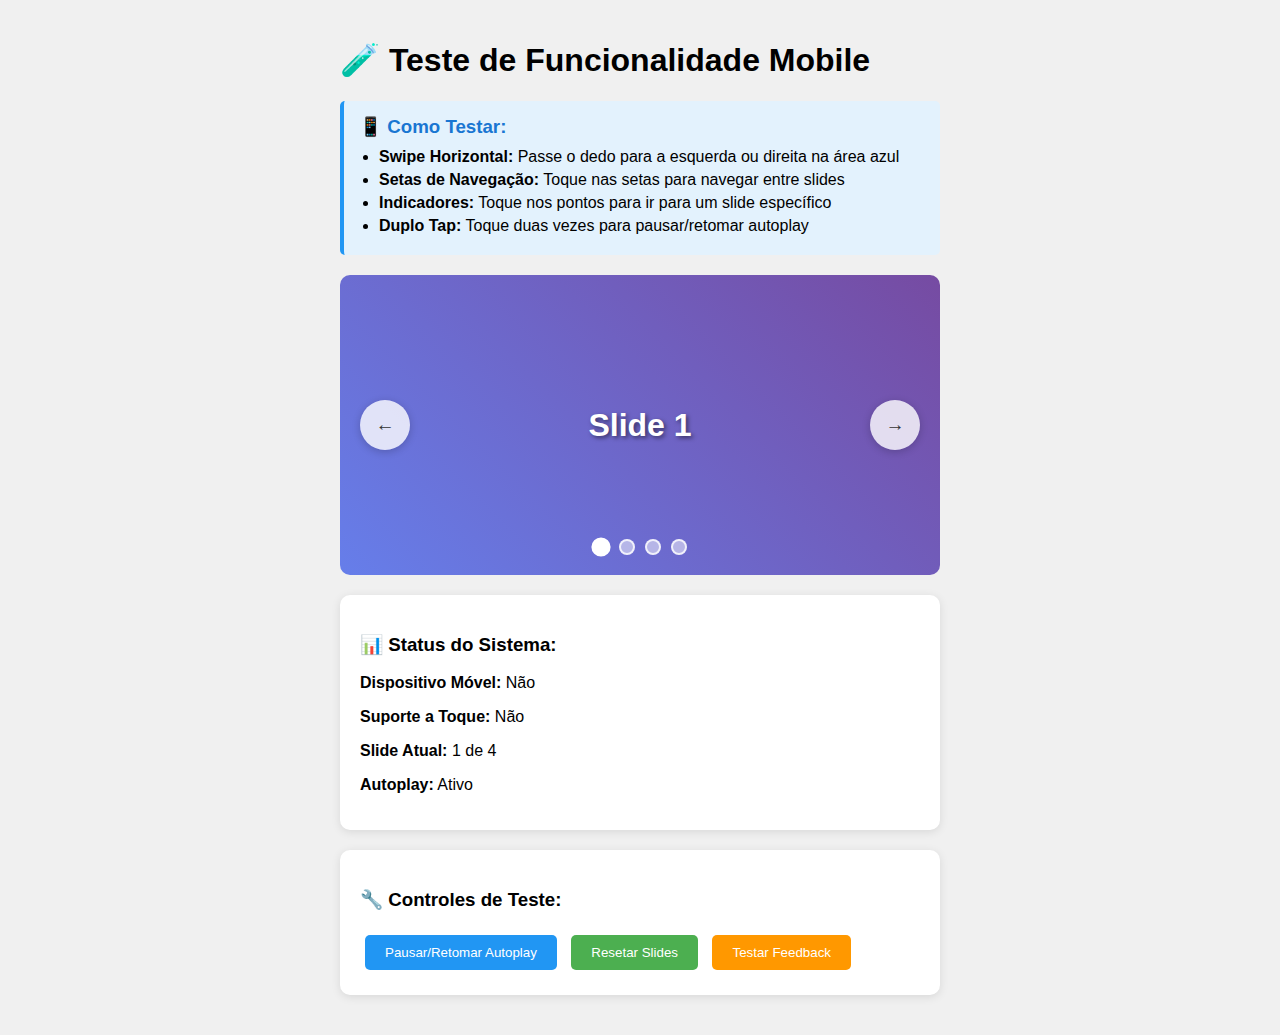
<file: teste-mobile.html>
<!DOCTYPE html>
<html lang="pt-BR">
<head>
    <meta charset="UTF-8">
    <meta name="viewport" content="width=device-width, initial-scale=1.0">
    <title>Teste Mobile - Swipe</title>
    <style>
        body {
            margin: 0;
            padding: 0;
            font-family: Arial, sans-serif;
            background: #f0f0f0;
        }
        
        .test-container {
            max-width: 600px;
            margin: 0 auto;
            padding: 20px;
        }
        
        .test-section {
            background: white;
            border-radius: 10px;
            padding: 20px;
            margin: 20px 0;
            box-shadow: 0 2px 10px rgba(0,0,0,0.1);
        }
        
        .hero-section {
            height: 300px;
            background: linear-gradient(45deg, #667eea 0%, #764ba2 100%);
            border-radius: 10px;
            position: relative;
            overflow: hidden;
            touch-action: pan-y pinch-zoom;
            -webkit-overflow-scrolling: touch;
            -webkit-touch-callout: none;
            -webkit-user-select: none;
            user-select: none;
        }
        
        .hero-content {
            position: absolute;
            top: 50%;
            left: 50%;
            transform: translate(-50%, -50%);
            text-align: center;
            color: white;
            z-index: 2;
        }
        
        .hero-content h1 {
            margin: 0;
            font-size: 2rem;
            text-shadow: 2px 2px 4px rgba(0,0,0,0.5);
        }
        
        .hero-indicators {
            position: absolute;
            bottom: 20px;
            left: 50%;
            transform: translateX(-50%);
            display: flex;
            gap: 10px;
            z-index: 3;
        }
        
        .hero-indicator {
            width: 12px;
            height: 12px;
            background: rgba(255, 255, 255, 0.5);
            border: 2px solid rgba(255, 255, 255, 0.8);
            border-radius: 50%;
            cursor: pointer;
            transition: all 0.3s ease;
            touch-action: manipulation;
        }
        
        .hero-indicator.active {
            background: rgba(255, 255, 255, 1);
            border-color: rgba(255, 255, 255, 1);
            transform: scale(1.2);
        }
        
        .hero-nav-arrow {
            position: absolute;
            top: 50%;
            transform: translateY(-50%);
            width: 50px;
            height: 50px;
            background: rgba(255, 255, 255, 0.8);
            border: none;
            border-radius: 50%;
            font-size: 1.2rem;
            color: #333;
            z-index: 3;
            cursor: pointer;
            touch-action: manipulation;
            -webkit-tap-highlight-color: transparent;
            box-shadow: 0 2px 8px rgba(0,0,0,0.2);
        }
        
        .hero-nav-arrow.hero-prev {
            left: 20px;
        }
        
        .hero-nav-arrow.hero-next {
            right: 20px;
        }
        
        .hero-nav-arrow:hover,
        .hero-nav-arrow:active {
            background: rgba(255, 255, 255, 1);
            transform: translateY(-50%) scale(1.1);
        }
        
        .hero-nav-arrow:active {
            transform: translateY(-50%) scale(0.95);
        }
        
        .test-info {
            background: #e3f2fd;
            border-left: 4px solid #2196f3;
            padding: 15px;
            margin: 20px 0;
            border-radius: 5px;
        }
        
        .test-info h3 {
            margin: 0 0 10px 0;
            color: #1976d2;
        }
        
        .test-info ul {
            margin: 0;
            padding-left: 20px;
        }
        
        .test-info li {
            margin: 5px 0;
        }
        
        .swipe-feedback {
            background: #fff3e0;
            border-left: 4px solid #ff9800;
            padding: 15px;
            margin: 20px 0;
            border-radius: 5px;
            display: none;
        }
        
        .swipe-feedback.show {
            display: block;
        }
        
        .swipe-feedback h3 {
            margin: 0 0 10px 0;
            color: #f57c00;
        }
        
        @media (max-width: 768px) {
            .test-container {
                padding: 10px;
            }
            
            .hero-section {
                height: 250px;
            }
            
            .hero-content h1 {
                font-size: 1.5rem;
            }
            
            .hero-nav-arrow {
                width: 40px;
                height: 40px;
                font-size: 1rem;
            }
        }
    </style>
</head>
<body>
    <div class="test-container">
        <h1>🧪 Teste de Funcionalidade Mobile</h1>
        
        <div class="test-info">
            <h3>📱 Como Testar:</h3>
            <ul>
                <li><strong>Swipe Horizontal:</strong> Passe o dedo para a esquerda ou direita na área azul</li>
                <li><strong>Setas de Navegação:</strong> Toque nas setas para navegar entre slides</li>
                <li><strong>Indicadores:</strong> Toque nos pontos para ir para um slide específico</li>
                <li><strong>Duplo Tap:</strong> Toque duas vezes para pausar/retomar autoplay</li>
            </ul>
        </div>
        
        <div class="hero-section" id="testHero">
            <div class="hero-content">
                <h1 id="heroTitle">Slide 1</h1>
            </div>
            
            <button class="hero-nav-arrow hero-prev" id="heroPrev">
                ←
            </button>
            <button class="hero-nav-arrow hero-next" id="heroNext">
                →
            </button>
            
            <div class="hero-indicators" id="heroIndicators"></div>
        </div>
        
        <div class="swipe-feedback" id="swipeFeedback">
            <h3>🎯 Swipe Detectado!</h3>
            <p id="swipeInfo">Informações sobre o swipe aparecerão aqui.</p>
        </div>
        
        <div class="test-section">
            <h3>📊 Status do Sistema:</h3>
            <p><strong>Dispositivo Móvel:</strong> <span id="mobileStatus">Verificando...</span></p>
            <p><strong>Suporte a Toque:</strong> <span id="touchStatus">Verificando...</span></p>
            <p><strong>Slide Atual:</strong> <span id="currentSlide">1</span> de <span id="totalSlides">4</span></p>
            <p><strong>Autoplay:</strong> <span id="autoplayStatus">Ativo</span></p>
        </div>
        
        <div class="test-section">
            <h3>🔧 Controles de Teste:</h3>
            <button onclick="toggleAutoplay()" style="padding: 10px 20px; margin: 5px; border: none; background: #2196f3; color: white; border-radius: 5px; cursor: pointer;">
                Pausar/Retomar Autoplay
            </button>
            <button onclick="resetSlides()" style="padding: 10px 20px; margin: 5px; border: none; background: #4caf50; color: white; border-radius: 5px; cursor: pointer;">
                Resetar Slides
            </button>
            <button onclick="showSwipeFeedback('Teste manual de feedback')" style="padding: 10px 20px; margin: 5px; border: none; background: #ff9800; color: white; border-radius: 5px; cursor: pointer;">
                Testar Feedback
            </button>
        </div>
    </div>

    <script>
        // Slides de teste
        const testSlides = [
            { title: 'Slide 1', color: 'linear-gradient(45deg, #667eea 0%, #764ba2 100%)' },
            { title: 'Slide 2', color: 'linear-gradient(45deg, #f093fb 0%, #f5576c 100%)' },
            { title: 'Slide 3', color: 'linear-gradient(45deg, #4facfe 0%, #00f2fe 100%)' },
            { title: 'Slide 4', color: 'linear-gradient(45deg, #43e97b 0%, #38f9d7 100%)' }
        ];

        let currentSlide = 0;
        let autoplayActive = true;
        let autoplayInterval = null;

        // Elementos DOM
        const heroSection = document.getElementById('testHero');
        const heroTitle = document.getElementById('heroTitle');
        const heroPrev = document.getElementById('heroPrev');
        const heroNext = document.getElementById('heroNext');
        const heroIndicators = document.getElementById('heroIndicators');
        const swipeFeedback = document.getElementById('swipeFeedback');

        // Criar indicadores
        function createIndicators() {
            heroIndicators.innerHTML = '';
            testSlides.forEach((_, index) => {
                const indicator = document.createElement('div');
                indicator.className = `hero-indicator ${index === 0 ? 'active' : ''}`;
                indicator.addEventListener('click', () => goToSlide(index));
                heroIndicators.appendChild(indicator);
            });
        }

        // Atualizar indicadores
        function updateIndicators() {
            const indicators = heroIndicators.querySelectorAll('.hero-indicator');
            indicators.forEach((indicator, index) => {
                indicator.classList.toggle('active', index === currentSlide);
            });
        }

        // Ir para slide específico
        function goToSlide(index) {
            if (index < 0) index = testSlides.length - 1;
            if (index >= testSlides.length) index = 0;
            
            currentSlide = index;
            const slide = testSlides[index];
            
            heroSection.style.background = slide.color;
            heroTitle.textContent = slide.title;
            updateIndicators();
            updateStatus();
        }

        // Próximo slide
        function nextSlide() {
            goToSlide(currentSlide + 1);
        }

        // Slide anterior
        function prevSlide() {
            goToSlide(currentSlide - 1);
        }

        // Funcionalidade de swipe
        let touchStartX = 0;
        let touchStartY = 0;
        let isSwiping = false;

        function handleTouchStart(e) {
            touchStartX = e.changedTouches[0].screenX;
            touchStartY = e.changedTouches[0].screenY;
            isSwiping = true;
            
            // Pausar autoplay durante swipe
            pauseAutoplay();
            
            // Adicionar feedback visual
            heroSection.classList.add('swiping');
        }

        function handleTouchMove(e) {
            if (!isSwiping) return;
            
            const currentX = e.changedTouches[0].screenX;
            const currentY = e.changedTouches[0].screenY;
            const deltaX = Math.abs(currentX - touchStartX);
            const deltaY = Math.abs(currentY - touchStartY);
            
            if (deltaX > deltaY && deltaX > 10) {
                e.preventDefault();
            }
        }

        function handleTouchEnd(e) {
            if (!isSwiping) return;
            
            const touchEndX = e.changedTouches[0].screenX;
            const touchEndY = e.changedTouches[0].screenY;
            
            const deltaX = Math.abs(touchEndX - touchStartX);
            const deltaY = Math.abs(touchEndY - touchStartY);
            
            if (deltaX > 50 && deltaX > deltaY && deltaY < 100) {
                if (touchEndX > touchStartX) {
                    prevSlide();
                    showSwipeFeedback('Swipe para direita detectado - Slide anterior');
                } else {
                    nextSlide();
                    showSwipeFeedback('Swipe para esquerda detectado - Próximo slide');
                }
            }
            
            isSwiping = false;
            heroSection.classList.remove('swiping');
            
            // Retomar autoplay
            setTimeout(() => {
                if (autoplayActive) {
                    startAutoplay();
                }
            }, 1000);
        }

        // Autoplay
        function startAutoplay() {
            if (autoplayActive && !autoplayInterval) {
                autoplayInterval = setInterval(nextSlide, 3000);
            }
        }

        function pauseAutoplay() {
            if (autoplayInterval) {
                clearInterval(autoplayInterval);
                autoplayInterval = null;
            }
        }

        function toggleAutoplay() {
            autoplayActive = !autoplayActive;
            if (autoplayActive) {
                startAutoplay();
            } else {
                pauseAutoplay();
            }
            updateStatus();
        }

        // Funções auxiliares
        function resetSlides() {
            goToSlide(0);
            autoplayActive = true;
            startAutoplay();
            updateStatus();
        }

        function showSwipeFeedback(message) {
            document.getElementById('swipeInfo').textContent = message;
            swipeFeedback.classList.add('show');
            setTimeout(() => {
                swipeFeedback.classList.remove('show');
            }, 3000);
        }

        function updateStatus() {
            document.getElementById('mobileStatus').textContent = 
                /Android|webOS|iPhone|iPad|iPod|BlackBerry|IEMobile|Opera Mini/i.test(navigator.userAgent) || 
                window.innerWidth <= 768 ? 'Sim' : 'Não';
            
            document.getElementById('touchStatus').textContent = 
                'ontouchstart' in window || navigator.maxTouchPoints > 0 ? 'Sim' : 'Não';
            
            document.getElementById('currentSlide').textContent = currentSlide + 1;
            document.getElementById('totalSlides').textContent = testSlides.length;
            
            document.getElementById('autoplayStatus').textContent = autoplayActive ? 'Ativo' : 'Pausado';
        }

        // Event listeners
        heroSection.addEventListener('touchstart', handleTouchStart, { passive: false });
        heroSection.addEventListener('touchmove', handleTouchMove, { passive: false });
        heroSection.addEventListener('touchend', handleTouchEnd, { passive: false });

        heroPrev.addEventListener('click', prevSlide);
        heroNext.addEventListener('click', nextSlide);

        // Inicialização
        createIndicators();
        updateStatus();
        startAutoplay();

        // Atualizar status quando a janela for redimensionada
        window.addEventListener('resize', updateStatus);
    </script>
</body>
</html>
</file>
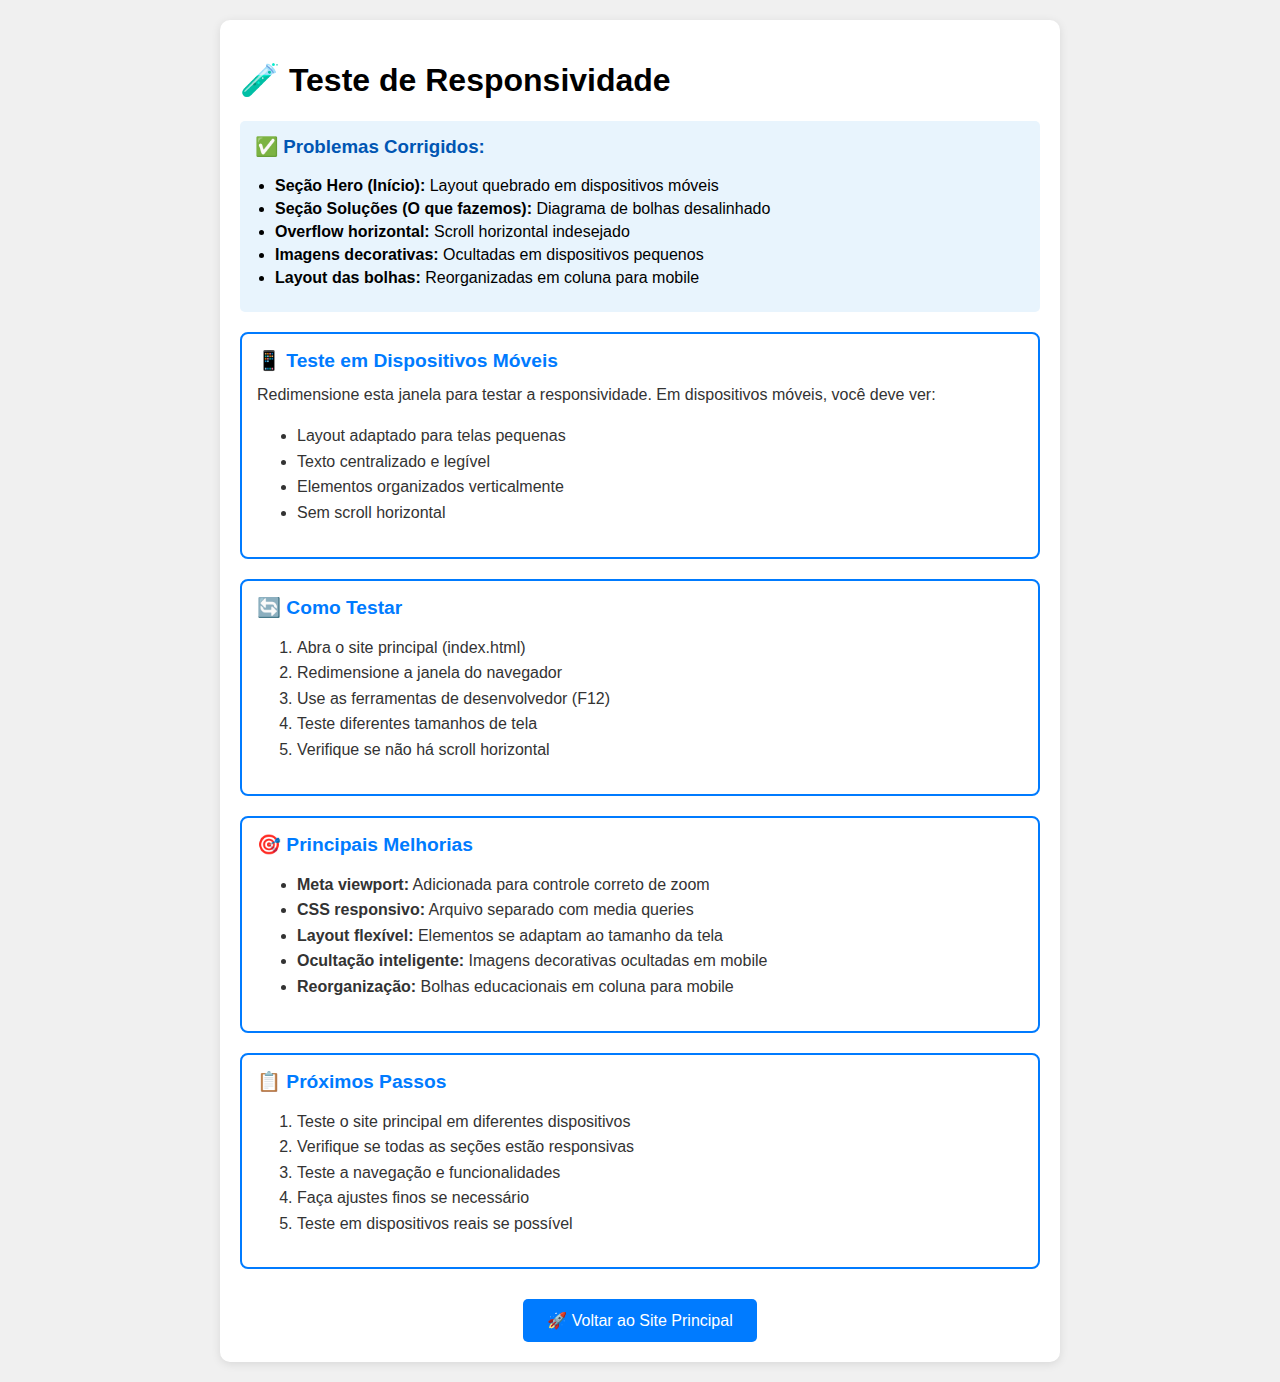
<file: teste-responsivo.html>
<!DOCTYPE html>
<html lang="pt-BR">
<head>
    <meta charset="UTF-8">
    <meta name="viewport" content="width=device-width, initial-scale=1.0">
    <title>Teste Responsivo</title>
    <style>
        body {
            font-family: Arial, sans-serif;
            margin: 0;
            padding: 20px;
            background-color: #f0f0f0;
        }
        
        .test-container {
            max-width: 800px;
            margin: 0 auto;
            background: white;
            padding: 20px;
            border-radius: 10px;
            box-shadow: 0 2px 10px rgba(0,0,0,0.1);
        }
        
        .test-section {
            margin: 20px 0;
            padding: 15px;
            border: 2px solid #007bff;
            border-radius: 8px;
        }
        
        .test-title {
            color: #007bff;
            font-size: 1.2rem;
            font-weight: bold;
            margin-bottom: 10px;
        }
        
        .test-content {
            color: #333;
            line-height: 1.6;
        }
        
        .responsive-info {
            background: #e8f4fd;
            padding: 15px;
            border-radius: 5px;
            margin: 20px 0;
        }
        
        .responsive-info h3 {
            color: #0056b3;
            margin-top: 0;
        }
        
        .responsive-info ul {
            margin: 10px 0;
            padding-left: 20px;
        }
        
        .responsive-info li {
            margin: 5px 0;
        }
        
        @media screen and (max-width: 768px) {
            body {
                padding: 10px;
            }
            
            .test-container {
                padding: 15px;
            }
            
            .test-title {
                font-size: 1.1rem;
            }
        }
        
        @media screen and (max-width: 480px) {
            .test-container {
                padding: 10px;
            }
            
            .test-title {
                font-size: 1rem;
            }
        }
    </style>
</head>
<body>
    <div class="test-container">
        <h1>🧪 Teste de Responsividade</h1>
        
        <div class="responsive-info">
            <h3>✅ Problemas Corrigidos:</h3>
            <ul>
                <li><strong>Seção Hero (Início):</strong> Layout quebrado em dispositivos móveis</li>
                <li><strong>Seção Soluções (O que fazemos):</strong> Diagrama de bolhas desalinhado</li>
                <li><strong>Overflow horizontal:</strong> Scroll horizontal indesejado</li>
                <li><strong>Imagens decorativas:</strong> Ocultadas em dispositivos pequenos</li>
                <li><strong>Layout das bolhas:</strong> Reorganizadas em coluna para mobile</li>
            </ul>
        </div>
        
        <div class="test-section">
            <div class="test-title">📱 Teste em Dispositivos Móveis</div>
            <div class="test-content">
                Redimensione esta janela para testar a responsividade. Em dispositivos móveis, você deve ver:
                <ul>
                    <li>Layout adaptado para telas pequenas</li>
                    <li>Texto centralizado e legível</li>
                    <li>Elementos organizados verticalmente</li>
                    <li>Sem scroll horizontal</li>
                </ul>
            </div>
        </div>
        
        <div class="test-section">
            <div class="test-title">🔄 Como Testar</div>
            <div class="test-content">
                <ol>
                    <li>Abra o site principal (index.html)</li>
                    <li>Redimensione a janela do navegador</li>
                    <li>Use as ferramentas de desenvolvedor (F12)</li>
                    <li>Teste diferentes tamanhos de tela</li>
                    <li>Verifique se não há scroll horizontal</li>
                </ol>
            </div>
        </div>
        
        <div class="test-section">
            <div class="test-title">🎯 Principais Melhorias</div>
            <div class="test-content">
                <ul>
                    <li><strong>Meta viewport:</strong> Adicionada para controle correto de zoom</li>
                    <li><strong>CSS responsivo:</strong> Arquivo separado com media queries</li>
                    <li><strong>Layout flexível:</strong> Elementos se adaptam ao tamanho da tela</li>
                    <li><strong>Ocultação inteligente:</strong> Imagens decorativas ocultadas em mobile</li>
                    <li><strong>Reorganização:</strong> Bolhas educacionais em coluna para mobile</li>
                </ul>
            </div>
        </div>
        
        <div class="test-section">
            <div class="test-title">📋 Próximos Passos</div>
            <div class="test-content">
                <ol>
                    <li>Teste o site principal em diferentes dispositivos</li>
                    <li>Verifique se todas as seções estão responsivas</li>
                    <li>Teste a navegação e funcionalidades</li>
                    <li>Faça ajustes finos se necessário</li>
                    <li>Teste em dispositivos reais se possível</li>
                </ol>
            </div>
        </div>
        
        <div style="text-align: center; margin-top: 30px;">
            <a href="index.html" style="background: #007bff; color: white; padding: 12px 24px; text-decoration: none; border-radius: 5px; display: inline-block;">
                🚀 Voltar ao Site Principal
            </a>
        </div>
    </div>
</body>
</html>
</file>
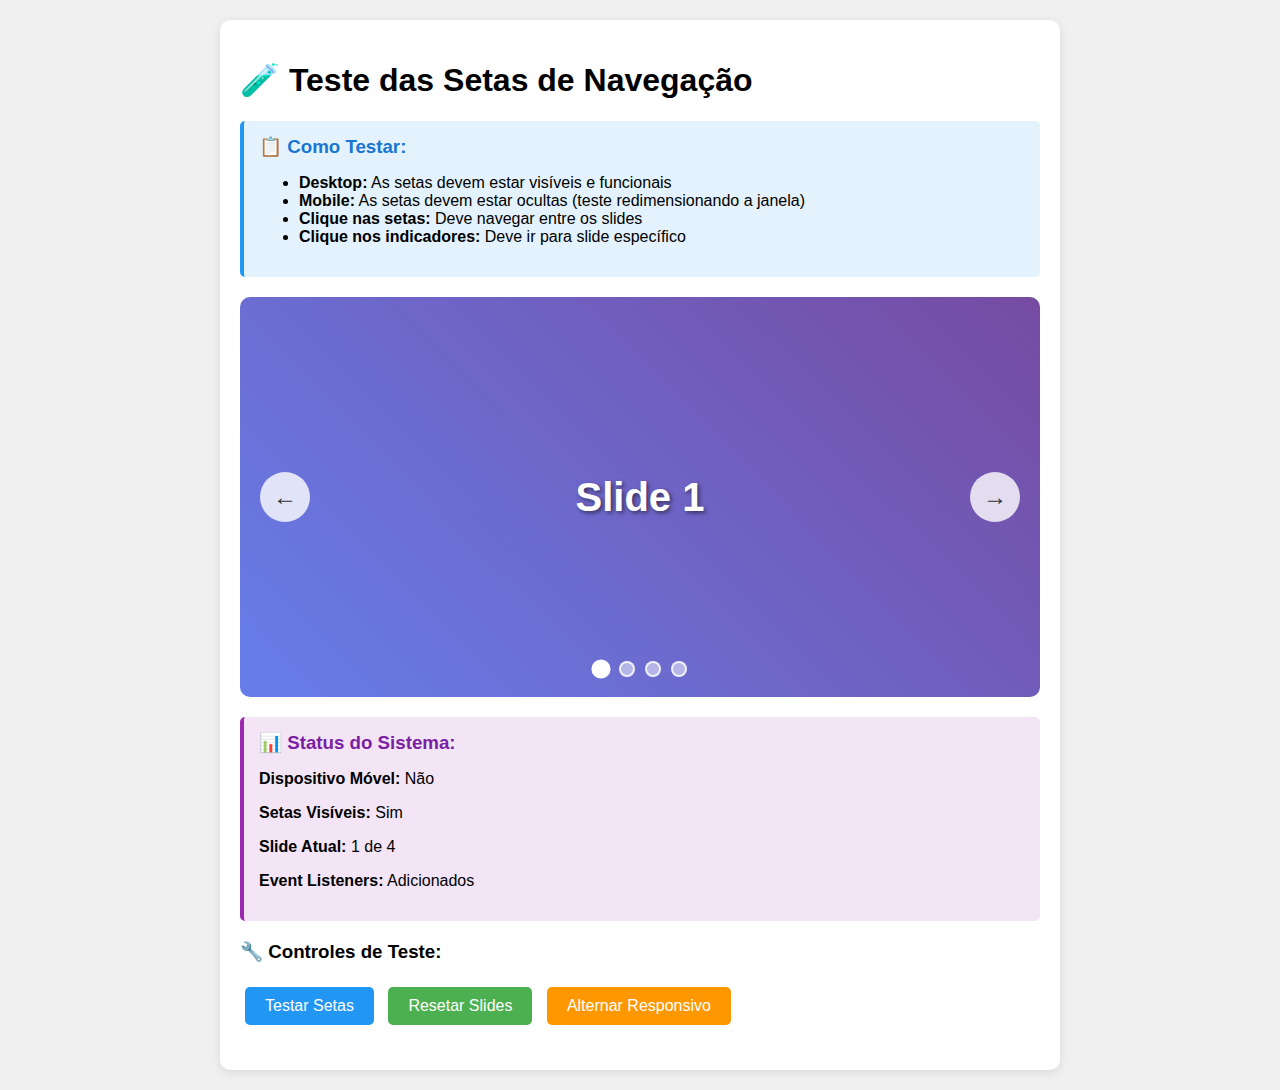
<file: teste-setas.html>
<!DOCTYPE html>
<html lang="pt-BR">
<head>
    <meta charset="UTF-8">
    <meta name="viewport" content="width=device-width, initial-scale=1.0">
    <title>Teste das Setas - Desktop</title>
    <style>
        body {
            margin: 0;
            padding: 20px;
            font-family: Arial, sans-serif;
            background: #f0f0f0;
        }
        
        .test-container {
            max-width: 800px;
            margin: 0 auto;
            background: white;
            padding: 20px;
            border-radius: 10px;
            box-shadow: 0 2px 10px rgba(0,0,0,0.1);
        }
        
        .hero-section {
            height: 400px;
            background: linear-gradient(45deg, #667eea 0%, #764ba2 100%);
            border-radius: 10px;
            position: relative;
            overflow: hidden;
            margin: 20px 0;
        }
        
        .hero-content {
            position: absolute;
            top: 50%;
            left: 50%;
            transform: translate(-50%, -50%);
            text-align: center;
            color: white;
            z-index: 2;
        }
        
        .hero-content h1 {
            margin: 0;
            font-size: 2.5rem;
            text-shadow: 2px 2px 4px rgba(0,0,0,0.5);
        }
        
        .hero-nav-arrow {
            position: absolute;
            top: 50%;
            transform: translateY(-50%);
            width: 50px;
            height: 50px;
            background: rgba(255, 255, 255, 0.8);
            border: none;
            border-radius: 50%;
            font-size: 1.5rem;
            color: #333;
            z-index: 3;
            cursor: pointer;
            transition: all 0.3s ease;
        }
        
        .hero-nav-arrow:hover {
            background: rgba(255, 255, 255, 1);
            transform: translateY(-50%) scale(1.1);
        }
        
        .hero-nav-arrow:active {
            transform: translateY(-50%) scale(0.95);
        }
        
        .hero-prev {
            left: 20px;
        }
        
        .hero-next {
            right: 20px;
        }
        
        .hero-indicators {
            position: absolute;
            bottom: 20px;
            left: 50%;
            transform: translateX(-50%);
            display: flex;
            gap: 10px;
            z-index: 3;
        }
        
        .hero-indicator {
            width: 12px;
            height: 12px;
            background: rgba(255, 255, 255, 0.5);
            border: 2px solid rgba(255, 255, 255, 0.8);
            border-radius: 50%;
            cursor: pointer;
            transition: all 0.3s ease;
        }
        
        .hero-indicator.active {
            background: rgba(255, 255, 255, 1);
            border-color: rgba(255, 255, 255, 1);
            transform: scale(1.2);
        }
        
        .test-info {
            background: #e3f2fd;
            border-left: 4px solid #2196f3;
            padding: 15px;
            margin: 20px 0;
            border-radius: 5px;
        }
        
        .test-info h3 {
            margin: 0 0 10px 0;
            color: #1976d2;
        }
        
        .status {
            background: #f3e5f5;
            border-left: 4px solid #9c27b0;
            padding: 15px;
            margin: 20px 0;
            border-radius: 5px;
        }
        
        .status h3 {
            margin: 0 0 10px 0;
            color: #7b1fa2;
        }
        
        .controls {
            margin: 20px 0;
        }
        
        .btn {
            padding: 10px 20px;
            margin: 5px;
            border: none;
            border-radius: 5px;
            cursor: pointer;
            font-size: 1rem;
        }
        
        .btn-primary {
            background: #2196f3;
            color: white;
        }
        
        .btn-success {
            background: #4caf50;
            color: white;
        }
        
        .btn-warning {
            background: #ff9800;
            color: white;
        }
        
        @media (max-width: 768px) {
            .hero-nav-arrow {
                display: none !important;
            }
            
            .test-container {
                padding: 15px;
            }
            
            .hero-content h1 {
                font-size: 2rem;
            }
        }
    </style>
</head>
<body>
    <div class="test-container">
        <h1>🧪 Teste das Setas de Navegação</h1>
        
        <div class="test-info">
            <h3>📋 Como Testar:</h3>
            <ul>
                <li><strong>Desktop:</strong> As setas devem estar visíveis e funcionais</li>
                <li><strong>Mobile:</strong> As setas devem estar ocultas (teste redimensionando a janela)</li>
                <li><strong>Clique nas setas:</strong> Deve navegar entre os slides</li>
                <li><strong>Clique nos indicadores:</strong> Deve ir para slide específico</li>
            </ul>
        </div>
        
        <div class="hero-section" id="testHero">
            <div class="hero-content">
                <h1 id="heroTitle">Slide 1</h1>
            </div>
            
            <button class="hero-nav-arrow hero-prev" id="heroPrev">
                ←
            </button>
            <button class="hero-nav-arrow hero-next" id="heroNext">
                →
            </button>
            
            <div class="hero-indicators" id="heroIndicators"></div>
        </div>
        
        <div class="status">
            <h3>📊 Status do Sistema:</h3>
            <p><strong>Dispositivo Móvel:</strong> <span id="mobileStatus">Verificando...</span></p>
            <p><strong>Setas Visíveis:</strong> <span id="arrowsStatus">Verificando...</span></p>
            <p><strong>Slide Atual:</strong> <span id="currentSlide">1</span> de <span id="totalSlides">4</span></p>
            <p><strong>Event Listeners:</strong> <span id="listenersStatus">Verificando...</span></p>
        </div>
        
        <div class="controls">
            <h3>🔧 Controles de Teste:</h3>
            <button onclick="testArrows()" class="btn btn-primary">Testar Setas</button>
            <button onclick="resetSlides()" class="btn btn-success">Resetar Slides</button>
            <button onclick="toggleResponsive()" class="btn btn-warning">Alternar Responsivo</button>
        </div>
    </div>

    <script>
        // Slides de teste
        const testSlides = [
            { title: 'Slide 1', color: 'linear-gradient(45deg, #667eea 0%, #764ba2 100%)' },
            { title: 'Slide 2', color: 'linear-gradient(45deg, #f093fb 0%, #f5576c 100%)' },
            { title: 'Slide 3', color: 'linear-gradient(45deg, #4facfe 0%, #00f2fe 100%)' },
            { title: 'Slide 4', color: 'linear-gradient(45deg, #43e97b 0%, #38f9d7 100%)' }
        ];

        let currentSlide = 0;
        let listenersAdded = false;

        // Elementos DOM
        const heroSection = document.getElementById('testHero');
        const heroTitle = document.getElementById('heroTitle');
        const heroPrev = document.getElementById('heroPrev');
        const heroNext = document.getElementById('heroNext');
        const heroIndicators = document.getElementById('heroIndicators');

        // Criar indicadores
        function createIndicators() {
            heroIndicators.innerHTML = '';
            testSlides.forEach((_, index) => {
                const indicator = document.createElement('div');
                indicator.className = `hero-indicator ${index === 0 ? 'active' : ''}`;
                indicator.addEventListener('click', () => goToSlide(index));
                heroIndicators.appendChild(indicator);
            });
        }

        // Atualizar indicadores
        function updateIndicators() {
            const indicators = heroIndicators.querySelectorAll('.hero-indicator');
            indicators.forEach((indicator, index) => {
                indicator.classList.toggle('active', index === currentSlide);
            });
        }

        // Ir para slide específico
        function goToSlide(index) {
            if (index < 0) index = testSlides.length - 1;
            if (index >= testSlides.length) index = 0;
            
            currentSlide = index;
            const slide = testSlides[index];
            
            heroSection.style.background = slide.color;
            heroTitle.textContent = slide.title;
            updateIndicators();
            updateStatus();
        }

        // Próximo slide
        function nextSlide() {
            goToSlide(currentSlide + 1);
        }

        // Slide anterior
        function prevSlide() {
            goToSlide(currentSlide - 1);
        }

        // Adicionar event listeners para as setas
        function addArrowListeners() {
            if (heroPrev && heroNext && !listenersAdded) {
                heroPrev.addEventListener('click', () => {
                    console.log('Seta anterior clicada');
                    prevSlide();
                });

                heroNext.addEventListener('click', () => {
                    console.log('Seta próxima clicada');
                    nextSlide();
                });
                
                listenersAdded = true;
                console.log('Event listeners das setas adicionados');
            }
        }

        // Testar setas
        function testArrows() {
            console.log('Testando setas...');
            console.log('heroPrev:', heroPrev);
            console.log('heroNext:', heroNext);
            console.log('listenersAdded:', listenersAdded);
            
            if (heroPrev && heroNext) {
                alert('Setas encontradas! Clique nelas para testar a navegação.');
            } else {
                alert('Setas não encontradas! Verifique o console para mais detalhes.');
            }
        }

        // Resetar slides
        function resetSlides() {
            goToSlide(0);
        }

        // Alternar responsivo (simular mobile)
        function toggleResponsive() {
            const container = document.querySelector('.test-container');
            if (container.style.maxWidth === '400px') {
                container.style.maxWidth = '800px';
                alert('Modo desktop ativado');
            } else {
                container.style.maxWidth = '400px';
                alert('Modo mobile ativado (redimensione a janela para ver as setas desaparecerem)');
            }
        }

        // Atualizar status
        function updateStatus() {
            const isMobile = window.innerWidth <= 768;
            const arrowsVisible = !isMobile;
            
            document.getElementById('mobileStatus').textContent = isMobile ? 'Sim' : 'Não';
            document.getElementById('arrowsStatus').textContent = arrowsVisible ? 'Sim' : 'Não';
            document.getElementById('currentSlide').textContent = currentSlide + 1;
            document.getElementById('totalSlides').textContent = testSlides.length;
            document.getElementById('listenersStatus').textContent = listenersAdded ? 'Adicionados' : 'Não adicionados';
        }

        // Inicialização
        createIndicators();
        addArrowListeners();
        updateStatus();

        // Atualizar status quando a janela for redimensionada
        window.addEventListener('resize', updateStatus);

        // Verificar se as setas estão funcionando
        setTimeout(() => {
            if (!listenersAdded) {
                console.warn('Event listeners das setas não foram adicionados automaticamente');
                addArrowListeners();
            }
        }, 1000);
    </script>
</body>
</html>
</file>
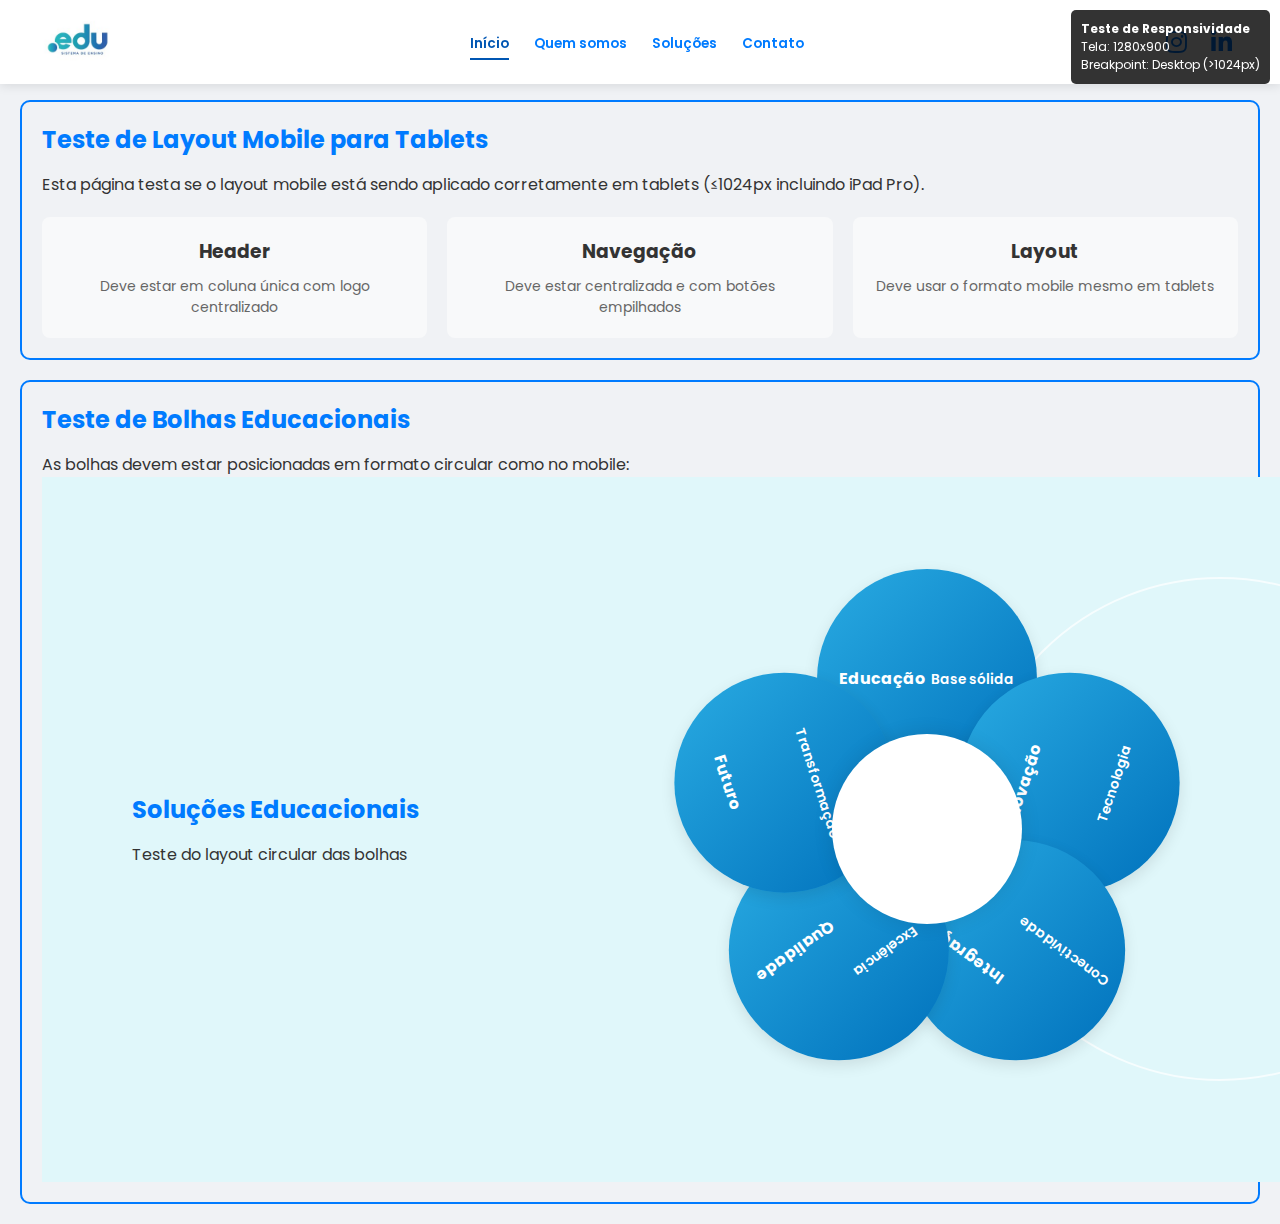
<file: teste-tablet.html>
<!DOCTYPE html>
<html lang="pt-BR">
<head>
    <meta charset="UTF-8">
    <meta name="viewport" content="width=device-width, initial-scale=1.0">
    <title>Teste Tablet - Edu Sistema de Ensino</title>
    <link rel="preconnect" href="https://fonts.googleapis.com">
    <link rel="preconnect" href="https://fonts.gstatic.com" crossorigin>
    <link href="https://fonts.googleapis.com/css2?family=Poppins:wght@400;600;700&display=swap" rel="stylesheet">
    <link rel="stylesheet" href="https://cdnjs.cloudflare.com/ajax/libs/font-awesome/6.5.2/css/all.min.css">
    <link rel="stylesheet" href="styles.css">
    <link rel="stylesheet" href="responsive.css">
    <style>
        .test-info {
            position: fixed;
            top: 10px;
            right: 10px;
            background: rgba(0,0,0,0.8);
            color: white;
            padding: 10px;
            border-radius: 5px;
            font-size: 12px;
            z-index: 9999;
        }
        .test-section {
            padding: 20px;
            margin: 20px;
            border: 2px solid #007bff;
            border-radius: 10px;
        }
        .test-section h2 {
            color: #007bff;
            margin-bottom: 15px;
        }
        .test-grid {
            display: grid;
            grid-template-columns: repeat(auto-fit, minmax(200px, 1fr));
            gap: 20px;
            margin-top: 20px;
        }
        .test-card {
            background: #f8f9fa;
            padding: 20px;
            border-radius: 8px;
            text-align: center;
        }
        .test-card h3 {
            color: #333;
            margin-bottom: 10px;
        }
        .test-card p {
            color: #666;
            font-size: 14px;
        }
    </style>
</head>
<body>
    <div class="test-info">
        <strong>Teste de Responsividade</strong><br>
        <span id="screen-size"></span><br>
        <span id="breakpoint"></span>
    </div>

    <header class="main-header">
        <div class="header-container">
            <div class="logo">
                <a href="#inicio">
                    <img src="assets/img/logoedu.jpeg" alt="Logo Edu Sistema de Ensino" style="height: 80px;">
                </a>
            </div>
            <nav class="main-nav">
                <ul>
                    <li><a href="#inicio" class="active">Início</a></li>
                    <li><a href="#quem-somos">Quem somos</a></li>
                    <li><a href="#solucoes">Soluções</a></li>
                    <li><a href="#contato">Contato</a></li>
                </ul>
            </nav>
            <div class="header-right">
                <div class="social-icons">
                    <a href="#"><i class="fab fa-instagram"></i></a>
                    <a href="#"><i class="fab fa-linkedin-in"></i></a>
                </div>
            </div>
        </div>
    </header>

    <main style="margin-top: 100px;">
        <section class="test-section">
            <h2>Teste de Layout Mobile para Tablets</h2>
            <p>Esta página testa se o layout mobile está sendo aplicado corretamente em tablets (≤1024px incluindo iPad Pro).</p>
            
            <div class="test-grid">
                <div class="test-card">
                    <h3>Header</h3>
                    <p>Deve estar em coluna única com logo centralizado</p>
                </div>
                <div class="test-card">
                    <h3>Navegação</h3>
                    <p>Deve estar centralizada e com botões empilhados</p>
                </div>
                <div class="test-card">
                    <h3>Layout</h3>
                    <p>Deve usar o formato mobile mesmo em tablets</p>
                </div>
            </div>
        </section>

        <section class="test-section">
            <h2>Teste de Bolhas Educacionais</h2>
            <p>As bolhas devem estar posicionadas em formato circular como no mobile:</p>
            
            <div class="solutions-section">
                <div class="solutions-container">
                    <div class="solutions-content">
                        <h2>Soluções Educacionais</h2>
                        <p>Teste do layout circular das bolhas</p>
                    </div>
                    
                    <div class="solutions-diagram">
                        <div class="central-logo-bubble">
                            <img src="assets/img/logobranca.png" alt="Logo Central">
                        </div>
                        
                        <div class="education-bubble bubble-1">
                            <h3>Educação</h3>
                            <p>Base sólida</p>
                        </div>
                        
                        <div class="education-bubble bubble-2">
                            <h3>Inovação</h3>
                            <p>Tecnologia</p>
                        </div>
                        
                        <div class="education-bubble bubble-3">
                            <h3>Integração</h3>
                            <p>Conectividade</p>
                        </div>
                        
                        <div class="education-bubble bubble-4">
                            <h3>Qualidade</h3>
                            <p>Excelência</p>
                        </div>
                        
                        <div class="education-bubble bubble-5">
                            <h3>Futuro</h3>
                            <p>Transformação</p>
                        </div>
                    </div>
                </div>
            </div>
        </section>
    </main>

    <script>
        function updateScreenInfo() {
            const width = window.innerWidth;
            const height = window.innerHeight;
            const screenSizeEl = document.getElementById('screen-size');
            const breakpointEl = document.getElementById('breakpoint');
            
            screenSizeEl.textContent = `Tela: ${width}x${height}`;
            
            if (width <= 480) {
                breakpointEl.textContent = 'Breakpoint: Mobile pequeno (≤480px)';
            } else if (width <= 1024) {
                breakpointEl.textContent = 'Breakpoint: Mobile/Tablet (≤1024px)';
            } else {
                breakpointEl.textContent = 'Breakpoint: Desktop (>1024px)';
            }
        }
        
        window.addEventListener('resize', updateScreenInfo);
        updateScreenInfo();
    </script>
</body>
</html>
</file>
<file: styles.css>
* {
    margin: 0;
    padding: 0;
    box-sizing: border-box;
}

html {
    scroll-behavior: smooth;
}

body {
    font-family: 'Poppins', sans-serif;
    background-color: #f0f2f5;
    color: #333;
    overflow-x: hidden;
    width: 100vw;
    margin: 0;
}

a {
    text-decoration: none;
    color: inherit;
}

ul {
    list-style: none;
}

/* --- Cabeçalho e Navegação --- */
.main-header {
    width: 100vw;
    padding: 2px 5%;
    position: fixed;
    top: 0;
    left: 0;
    z-index: 1000;
    background-color: #fff;
    box-shadow: 0 2px 10px rgba(0,0,0,0.1);
    transition: background-color 0.3s ease;
}

.header-container {
    display: flex;
    justify-content: space-between;
    align-items: center;
    max-width: 1600px;
    width: 100%;
    margin: 0 auto;
    flex-wrap: wrap;
}

.logo img {
    height: 110px;
    max-width: 350px;
    display: block;
    object-fit: contain;
    transition: none;
}
.logo img:hover {
    box-shadow: none !important;
    transform: none !important;
    background: none !important;
    border-radius: 0 !important;
}

.main-nav ul {
    display: flex;
    gap: 30px;
}

.main-nav a {
    font-size: clamp(0.8rem, 2.5vw, 0.9rem);
    font-weight: 600;
    color: #007bff;
    transition: color 0.3s ease, border-color 0.3s ease;
    padding-bottom: 5px;
    border-bottom: 2px solid transparent;
}

.main-nav a:hover, .main-nav a.active {
    color: #0056b3;
    border-bottom: 2px solid #0056b3;
}

.header-right {
    display: flex;
    align-items: center;
    gap: 20px;
}

.header-right .social-icons a {
    color: #007bff;
    font-size: clamp(1.2rem, 3vw, 1.5rem);
    margin: 0 10px;
    transition: color 0.3s ease;
}

.header-right .social-icons a:hover {
    color: #0056b3;
}

/* --- Seção Hero --- */
.hero-section {
    position: relative;
    height: 100vh;
    width: 100vw;
    display: flex;
    align-items: center;
    justify-content: center;
    text-align: left;
    background-image: linear-gradient(90deg, rgba(106, 17, 203, 0.85) 0%, rgba(37, 117, 252, 0.45) 100%), url('assets/img/imagemdefundo.jpg');
    background-size: cover;
    background-position: center;
    color: #fff;
    overflow-x: hidden;
    transition: background-image 0.6s ease-in-out !important;
}

/* Setinhas de navegação do hero */
.hero-section .hero-nav-arrow {
    position: absolute;
    bottom: 50px;
    transform: none;
    background: rgba(255, 255, 255, 0.3);
    border: 2px solid rgba(255, 255, 255, 0.5);
    color: #fff;
    width: 50px;
    height: 50px;
    border-radius: 50%;
    display: flex !important; /* Forçar exibição por padrão */
    align-items: center;
    justify-content: center;
    cursor: pointer;
    transition: all 0.4s cubic-bezier(0.4, 0, 0.2, 1);
    z-index: 100;
    backdrop-filter: blur(10px);
}

/* Ocultar setas em dispositivos móveis */
@media screen and (max-width: 1024px) {
    .hero-section .hero-nav-arrow {
        display: none !important;
    }
}

.hero-section .hero-nav-arrow:hover {
    background: rgba(255, 255, 255, 0.4);
    border-color: rgba(255, 255, 255, 0.6);
    transform: scale(1.15);
    box-shadow: 0 4px 15px rgba(255, 255, 255, 0.3);
}

.hero-section .hero-nav-arrow:active {
    transform: scale(0.95);
}

.hero-section .hero-nav-arrow i {
    font-size: 1.2rem;
    font-weight: bold;
}

.hero-section .hero-nav-arrow.hero-prev {
    left: 10px;
    z-index: 100;
}

.hero-section .hero-nav-arrow.hero-next {
    right: 10px;
    z-index: 100;
}

/* Indicadores de slide */
.hero-section .hero-indicators {
    position: absolute;
    bottom: -170px;
    left: 50%;
    transform: translateX(-50%);
    display: flex !important; /* Forçar exibição por padrão */
    gap: 10px;
    z-index: 100;
}

.hero-section .hero-indicator {
    width: 12px;
    height: 12px;
    border-radius: 50%;
    background: rgba(255, 255, 255, 0.4);
    cursor: pointer;
    transition: all 0.4s cubic-bezier(0.4, 0, 0.2, 1);
    transform: scale(1);
}

.hero-section .hero-indicator.active {
    background: #fff;
    transform: scale(1.3);
    box-shadow: 0 0 10px rgba(255, 255, 255, 0.5);
}

.hero-section .hero-indicator:hover {
    background: rgba(255, 255, 255, 0.7);
    transform: scale(1.1);
}

/* Removendo classes fade-out/fade-in que causam movimento */

/* Estilos específicos para todos os slides */
.hero-section[data-slide] {
    overflow: hidden;
}

.hero-section[data-slide] .hero-container {
    overflow: hidden;
}

/* Estilos específicos para o slide 3 */
.hero-section[data-slide="2"] {
    background-size: cover !important;
    background-position: center center !important;
    background-repeat: no-repeat !important;
}

/* Posicionar as palavras "Pedagogia", "Conteúdo" e "Tecnologia" mais à direita no slide 3 - APENAS para desktop */
@media screen and (min-width: 1025px) {
    .hero-section[data-slide="2"] .hero-content strong:first-child {
        margin-left: 400px !important;
        text-align: right !important;
        color: #000000 !important;
    }
    
    .hero-section[data-slide="2"] .hero-content span {
        margin-left: 650px !important;
        text-align: right !important;
    }
    
    .hero-section[data-slide="2"] .hero-content strong:last-child {
        margin-left: 850px !important;
        text-align: right !important;
        color: #1e3a8a !important;
    }
}

/* Ocultar botão no slide 3 */
.hero-section[data-slide="2"] .cta-button {
    display: none !important;
}

/* Ajustar posição das bolinhas indicadoras no slide 3 */
.hero-section[data-slide="2"] .hero-indicators {
    bottom: -170px;
}

/* Aumentar tamanho da imagem AVA no slide 3 */
.hero-section[data-slide="2"] img[src*="ava.png"] {
    width: 900px !important;
    height: auto;
    top: 280px !important;
    right: -480px !important;
}

/* Regra global para prevenir scroll horizontal em todos os slides */
.hero-section {
    overflow-x: hidden;
}

.hero-container {
    overflow: hidden;
}

/* Conteúdo específico do slide 2 */
.slide2-content {
    text-align: right;
    margin-left: auto;
    margin-right: 50px;
    padding-right: 20px;
}

.slide2-content h1 {
    font-size: clamp(2rem, 5vw, 3.2rem);
    line-height: 1.3;
    font-weight: 400;
    margin-bottom: 30px;
    color: #fff;
    text-shadow: 2px 2px 8px rgba(0,0,0,0.3);
    transition: opacity 0.6s ease;
}

.hero-container {
    max-width: 1600px;
    width: 100%;
    margin: 0 auto;
    padding: 0 5%;
    position: relative;
    z-index: 2;
    transform: none !important;
}

.hero-content {
    max-width: 50%;
}

.hero-content h1 {
    font-size: clamp(2rem, 5vw, 3.2rem);
    line-height: 1.3;
    font-weight: 400;
    margin-bottom: 30px;
    color: #fff;
    text-shadow: 2px 2px 8px rgba(0,0,0,0.3);
    transition: all 0.6s cubic-bezier(0.4, 0, 0.2, 1);
    opacity: 1;
    transform: translateY(0);
}

.hero-content h1.fade-out {
    opacity: 0;
    transform: translateY(-20px);
}

.hero-content h1.fade-in {
    opacity: 1;
    transform: translateY(0);
}

.hero-title-bold {
    font-weight: 700;
}
.hero-title-highlight {
    font-weight: 700;
}

.hero-title-sub {
    display: block;
    font-size: clamp(1.2rem, 3vw, 1.6rem);
    font-weight: 400;
    color: #e6e6f6;
    margin-top: 12px;
    line-height: 1.3;
    transition: all 0.6s cubic-bezier(0.4, 0, 0.2, 1);
    opacity: 1;
    transform: translateY(0);
}

.hero-title-sub.fade-out {
    opacity: 0;
    transform: translateY(-15px);
}

.hero-title-sub.fade-in {
    opacity: 1;
    transform: translateY(0);
}

.cta-button {
    display: inline-block;
    margin-top: 30px;
    background: linear-gradient(to right, #007bff, #003366);
    color: #fff;
    padding: 15px 40px;
    border: none;
    border-radius: 50px;
    font-weight: 700;
    font-size: clamp(0.9rem, 2.5vw, 1rem);
    transition: all 0.4s cubic-bezier(0.4, 0, 0.2, 1);
    box-shadow: 0 4px 15px rgba(0,0,0,0.2);
    position: relative;
    overflow: hidden;
    opacity: 1;
    transform: translateY(0);
}

.cta-button.fade-out {
    opacity: 0;
    transform: translateY(20px);
}

.cta-button.fade-in {
    opacity: 1;
    transform: translateY(0);
}

.cta-button::before {
    content: '';
    position: absolute;
    top: 0;
    left: -100%;
    width: 100%;
    height: 100%;
    background: linear-gradient(to right, #003366, #007bff);
    transition: left 0.4s cubic-bezier(0.4, 0, 0.2, 1);
    z-index: -1;
}

.cta-button:hover {
    transform: translateY(-3px) scale(1.02);
    box-shadow: 0 8px 25px rgba(0, 86, 179, 0.5);
}

.cta-button:hover::before {
    left: 0;
}

.cta-button:active {
    transform: translateY(-1px) scale(1.01);
    transition: all 0.1s ease;
}

/* --- Seção Quem Somos --- */
.about-section {
    padding: clamp(60px, 10vw, 100px) 5%;
    background-color: #fff;
    text-align: center;
    width: 100vw;
    overflow-x: hidden;
}

.about-container {
    max-width: 1100px;
    width: 100%;
    margin: 0 auto;
}

.about-section h2 {
    font-size: clamp(1.8rem, 4vw, 2.5rem);
    color: #6c757d;
    font-weight: 700;
    margin-bottom: 10px;
}

.about-section .history-subtitle {
    font-size: clamp(0.9rem, 2.5vw, 1rem);
    font-weight: 700;
    color: #888;
    letter-spacing: 2px;
    margin-bottom: 30px;
    text-transform: uppercase;
}

.about-section .mission-statement {
    font-size: clamp(1.2rem, 3vw, 1.8rem);
    font-weight: 400;
    color: #6c757d;
    line-height: 1.5;
    max-width: 900px;
    margin: 0 auto 60px auto;
}

.about-section .mission-statement-highlight {
    font-weight: 700;
    color: #6c757d;
}

.about-section h3 {
    font-size: clamp(1.8rem, 4vw, 2.5rem);
    color: #6c757d;
    font-weight: 700;
    margin-bottom: 40px;
}

.values-grid {
    display: flex;
    justify-content: center;
    gap: 30px;
    flex-wrap: wrap;
    margin-bottom: 60px;
}

.value-card {
    padding: 35px;
    border-radius: 15px;
    color: #fff;
    flex: 1;
    min-width: 280px;
    max-width: 350px;
    text-align: center;
    box-shadow: 0 10px 25px rgba(0,0,0,0.1);
    transition: transform 0.3s ease, box-shadow 0.3s ease;
}

.value-card:hover {
    transform: translateY(-10px);
    box-shadow: 0 15px 30px rgba(0,0,0,0.15);
}

.value-card h4 {
    font-size: clamp(1.2rem, 3vw, 1.75rem);
    font-weight: 700;
    margin-bottom: 15px;
    padding-bottom: 10px;
}

.value-card p {
    font-size: clamp(0.9rem, 2.5vw, 1rem);
    line-height: 1.6;
    font-weight: 400;
}

.value-card.mission { background-color: #a6c42c; }
.value-card.vision { background-color: #c8b828; }
.value-card.values { background-color: #d15fa3; }

.manager-button {
    display: inline-block;
    padding: 15px 40px;
    border-radius: 50px;
    background: linear-gradient(to right, #29abe2, #0071bc);
    color: #fff;
    font-weight: 700;
    font-size: clamp(0.9rem, 2.5vw, 1rem);
    text-transform: uppercase;
    transition: transform 0.3s ease, box-shadow 0.3s ease;
    border: none;
    cursor: pointer;
}

.manager-button:hover {
    transform: translateY(-3px);
    box-shadow: 0 6px 20px rgba(0, 113, 188, 0.4);
}

/* --- Seção Soluções (Infográfico) --- */
.solutions-section {
    padding: clamp(100px, 15vw, 220px) 5%;
    background-color: #e0f7fa;
    position: relative;
    width: 100vw;
    overflow-x: hidden;
}

.solutions-section::before {
    content: '';
    position: absolute;
    top: 50%;
    right: -150px;
    width: 500px;
    height: 500px;
    border: 2px solid rgba(255, 255, 255, 0.7);
    border-radius: 50%;
    transform: translateY(-50%);
}

.solutions-container {
    max-width: 1200px;
    width: 100%;
    margin: 0 auto;
    padding-right: 50px;
    display: flex;
    align-items: center;
    justify-content: space-between;
    gap: 60px;
    flex-wrap: wrap;
}

.solutions-diagram {
    position: relative;
    width: min(100%, 600px);
    height: 600px;
    flex-shrink: 0;
    display: flex;
    justify-content: center;
    align-items: center;
    order: 1;
}

.education-bubble, .central-logo-bubble {
    position: absolute;
    border-radius: 50%;
    display: flex;
    align-items: center;
    justify-content: center;
    text-align: center;
    color: white;
    font-weight: 600;
}

.central-logo-bubble {
    width: 230px;
    height: 230px;
    background-color: #fff;
    top: 50%;
    left: 50%;
    transform: translate(-50%, -50%);
    box-shadow: 0 0 20px rgba(0,0,0,0.1);
    z-index: 2;
    border-radius: 50%;
    display: flex;
    align-items: center;
    justify-content: center;
}

.central-logo-bubble img {
    width: 110px;
    height: auto;
    display: block;
    margin: 0 auto;
}

.education-bubble {
    width: 260px;
    height: 260px;
    background-image: linear-gradient(to bottom right, #29abe2, #0071bc);
    padding: 20px;
    font-size: clamp(0.8rem, 2vw, 1rem);
    line-height: 1.3;
    box-shadow: 0 5px 15px rgba(0,0,0,0.1);
    transition: transform 0.25s cubic-bezier(0.4, 0.2, 0.2, 1);
    z-index: 1;
    position: absolute;
    left: 50%;
    top: 50%;
    transform-origin: center center;
    display: flex;
    align-items: center;
    justify-content: center;
    text-align: center;
}

.education-bubble:hover {
    transform: translate(-50%, -50%) scale(1.1);
}

.bubble-1 { transform: translate(-50%, -50%) rotate(0deg) translateY(-190px) rotate(0deg); }
.bubble-2 { transform: translate(-50%, -50%) rotate(72deg) translateY(-190px) rotate(-72deg); }
.bubble-3 { transform: translate(-50%, -50%) rotate(144deg) translateY(-190px) rotate(-144deg); }
.bubble-4 { transform: translate(-50%, -50%) rotate(216deg) translateY(-190px) rotate(-216deg); }
.bubble-5 { transform: translate(-50%, -50%) rotate(288deg) translateY(-190px) rotate(-288deg); }
.bubble-1:hover { transform: translate(-50%, -50%) rotate(0deg) translateY(-190px) rotate(0deg) scale(1.1); }
.bubble-2:hover { transform: translate(-50%, -50%) rotate(72deg) translateY(-190px) rotate(-72deg) scale(1.1); }
.bubble-3:hover { transform: translate(-50%, -50%) rotate(144deg) translateY(-190px) rotate(-144deg) scale(1.1); }
.bubble-4:hover { transform: translate(-50%, -50%) rotate(216deg) translateY(-190px) rotate(-216deg) scale(1.1); }
.bubble-5:hover { transform: translate(-50%, -50%) rotate(288deg) translateY(-190px) rotate(-288deg) scale(1.1); }

.bubble-1 > *, .bubble-2 > *, .bubble-3 > *, .bubble-4 > *, .bubble-5 > * {
    display: block;
    width: 100%;
}
.bubble-2 > * { transform: rotate(-72deg); }
.bubble-3 > * { transform: rotate(-144deg); }
.bubble-4 > * { transform: rotate(-216deg); }
.bubble-5 > * { transform: rotate(-288deg); }
.bubble-1 > * { transform: rotate(0deg); }



/* Estilos para as sub-bolhas */
.sub-bubble {
    display: none;
    width: 200px;
    height: 200px;
    background-image: linear-gradient(to bottom right, #29abe2, #0071bc);
    font-size: clamp(0.7rem, 1.8vw, 0.9rem);
    line-height: 1.3;
    box-shadow: 0 5px 15px rgba(0,0,0,0.1);
    opacity: 0;
    transform: scale(0.8);
    transition: opacity 0.3s ease, transform 0.3s ease;
}



.bubble-1:hover .sub-bubble, .bubble-1:active .sub-bubble {
    display: flex;
    opacity: 1;
    transform: scale(1);
}
.bubble-2:hover .sub-bubble, .bubble-2:active .sub-bubble {
    display: flex;
    opacity: 1;
    transform: scale(1);
}
.bubble-3:hover .sub-bubble, .bubble-3:active .sub-bubble {
    display: flex;
    opacity: 1;
    transform: scale(1);
}
.bubble-4:hover .sub-bubble, .bubble-4:active .sub-bubble {
    display: flex;
    opacity: 1;
    transform: scale(1);
}
.bubble-5:hover .sub-bubble, .bubble-5:active .sub-bubble {
    display: flex;
    opacity: 1;
    transform: scale(1);
}



.bubble-1 .sub-bubble-1 { transform: translate(-50%, -50%) rotate(0deg) translateY(-150px) rotate(0deg); }
.bubble-1 .sub-bubble-2 { transform: translate(-50%, -50%) rotate(-36deg) translateY(-150px) translateX(-100px) rotate(36deg); }
.bubble-1 .sub-bubble-3 { transform: translate(-50%, -50%) rotate(36deg) translateY(-150px) translateX(100px) rotate(-36deg); }
.bubble-2 .sub-bubble-1 { transform: translate(-50%, -50%) rotate(72deg) translateY(-160px) rotate(-100deg); }
.bubble-2 .sub-bubble-2 { transform: translate(-50%, -50%) rotate(36deg) translateY(-150px) translateX(-100px) rotate(-36deg); }
.bubble-2 .sub-bubble-3 { transform: translate(-50%, -50%) rotate(108deg) translateY(-150px) translateX(100px) rotate(-108deg); }
.bubble-3 .sub-bubble-1 { transform: translate(-50%, -50%) rotate(144deg) translateY(-180px) translateX(-20px) rotate(-144deg); }
.bubble-3 .sub-bubble-2 { transform: translate(-50%, -50%) rotate(108deg) translateY(-150px) translateX(-100px) rotate(-108deg); }
.bubble-3 .sub-bubble-3 { transform: translate(-50%, -50%) rotate(180deg) translateY(-150px) translateX(50px) rotate(-180deg); }
.bubble-4 .sub-bubble-1 { transform: translate(-50%, -50%) rotate(216deg) translateY(-175px) translateX(25px) rotate(-216deg); }
.bubble-4 .sub-bubble-2 { transform: translate(-50%, -50%) rotate(180deg) translateY(-150px) translateX(-50px) rotate(-180deg); }
.bubble-4 .sub-bubble-3 { transform: translate(-50%, -50%) rotate(252deg) translateY(-160px) translateX(100px) rotate(-252deg); }
.bubble-5 .sub-bubble-1 { transform: translate(-50%, -50%) rotate(288deg) translateY(-175px) translateX(25px) rotate(-288deg); }
.bubble-5 .sub-bubble-2 { transform: translate(-50%, -50%) rotate(252deg) translateY(-150px) translateX(-50px) rotate(-252deg); }
.bubble-5 .sub-bubble-3 { transform: translate(-50%, -50%) rotate(324deg) translateY(-150px) translateX(100px) rotate(-324deg); }

.bubble-1 .sub-bubble-1 > *, .bubble-1 .sub-bubble-2 > *, .bubble-1 .sub-bubble-3 > * {
    transform: rotate(0deg);
}
.bubble-2 .sub-bubble-1 > *, .bubble-2 .sub-bubble-2 > *, .bubble-2 .sub-bubble-3 > * {
    transform: rotate(-100deg);
}
.bubble-3 .sub-bubble-1 > *, .bubble-3 .sub-bubble-2 > *, .bubble-3 .sub-bubble-3 > * {
    transform: rotate(-144deg);
}
.bubble-4 .sub-bubble-1 > *, .bubble-4 .sub-bubble-2 > *, .bubble-4 .sub-bubble-3 > * {
    transform: rotate(-216deg);
}
.bubble-5 .sub-bubble-1 > *, .bubble-5 .sub-bubble-2 > *, .bubble-5 .sub-bubble-3 > * {
    transform: rotate(-288deg);
}

.solutions-image-wrapper {
    width: min(100%, 450px);
    height: 450px;
    border-radius: 50%;
    overflow: hidden;
    box-shadow: 0 10px 30px rgba(0,0,0,0.15);
    flex-shrink: 0;
    order: 2;
    margin-left: auto;
    margin-right: -100px;
}

.solutions-image-wrapper img {
    width: 100%;
    height: 100%;
    object-fit: cover;
    object-position: center 45%;
    background: none;
}

/* --- Seção Soluções Educacionais --- */
.educational-solutions-section {
    padding: clamp(60px, 10vw, 100px) 5%;
    background-color: #fff;
    text-align: center;
    width: 100vw;
    overflow-x: hidden;
}

.educational-solutions-container {
    max-width: 900px;
    width: 100%;
    margin: 0 auto;
}

.section-title-blue {
    font-size: clamp(1.6rem, 4vw, 2.2rem);
    color: #29abe2;
    font-weight: 700;
    margin-bottom: 20px;
}

.section-subtitle-gray {
    font-size: clamp(1.2rem, 3.5vw, 2.5rem);
    color: #6c757d;
    font-weight: 700;
    margin-bottom: 30px;
}

.section-text {
    font-size: clamp(0.9rem, 2.5vw, 1.1rem);
    color: #6c757d;
    line-height: 1.7;
    max-width: 800px;
    margin: 0 auto 20px auto;
}

.features-grid {
    display: flex;
    justify-content: center;
    gap: 20px;
    flex-wrap: wrap;
    margin: 50px 0;
}

.feature-circle {
    width: 200px;
    height: 200px;
    border-radius: 50%;
    background-color: #66c2c4;
    display: flex;
    align-items: center;
    justify-content: center;
    color: #fff;
    font-weight: 600;
    padding: 20px;
    transition: transform 0.3s ease, box-shadow 0.3s ease;
    cursor: pointer;
}

.feature-circle:hover {
    transform: translateY(-10px);
    box-shadow: 0 10px 20px rgba(0,0,0,0.1);
}

/* --- Seção Materiais --- */
.materials-section {
    padding: clamp(60px, 10vw, 100px) 5%;
    background-color: #549ea5;
    color: #fff;
    position: relative;
    width: 100vw;
    overflow-x: hidden;
}

.materials-section::before {
    content: '';
    position: absolute;
    top: 50%;
    right: 10%;
    width: 400px;
    height: 400px;
    background-color: rgba(255, 255, 255, 0.1);
    border-radius: 50%;
    transform: translateY(-50%);
    z-index: 1;
}

.materials-container {
    max-width: 1100px;
    width: 100%;
    margin: 0 auto;
    display: flex;
    align-items: center;
    justify-content: space-between;
    gap: 40px;
    position: relative;
    z-index: 2;
    flex-wrap: wrap;
}

.materials-content {
    max-width: 50%;
}

.materials-content h2 {
    font-size: clamp(1.8rem, 4vw, 2.8rem);
    font-weight: 700;
    line-height: 1.3;
    margin-bottom: 30px;
}

.materials-content p {
    font-size: clamp(0.9rem, 2.5vw, 1.2rem);
    line-height: 1.6;
    margin-bottom: 20px;
    padding-left: 30px;
    position: relative;
}

.materials-content p::before {
    content: '✓';
    position: absolute;
    left: 0;
    font-weight: bold;
}

.materials-image-container {
    width: min(100%, 45%);
    position: relative;
}

.materials-image-container img {
    width: 100%;
    max-width: 100%;
    border-radius: 10px;
    box-shadow: 10px 10px 30px rgba(0,0,0,0.2);
    transform: rotate(-5deg);
}

/* --- Seção Projetos Interdisciplinares --- */
.interdisciplinary-section {
    padding: clamp(60px, 10vw, 100px) 5%;
    background-color: #a6c42c;
    color: #fff;
    position: relative;
    width: 100vw;
    overflow-x: hidden;
}

.interdisciplinary-container {
    max-width: 1100px;
    width: 100%;
    margin: 0 auto;
    display: flex;
    align-items: center;
    justify-content: space-between;
    gap: 40px;
    flex-wrap: wrap;
}

.interdisciplinary-content {
    max-width: 55%;
    z-index: 2;
}

.interdisciplinary-content h2 {
    font-size: clamp(1.8rem, 4vw, 2.8rem);
    font-weight: 700;
    line-height: 1.3;
    margin-bottom: 30px;
}

.interdisciplinary-content p {
    font-size: clamp(0.9rem, 2.5vw, 1.2rem);
    line-height: 1.6;
    margin-bottom: 20px;
    padding-left: 30px;
    position: relative;
}

.interdisciplinary-content p::before {
    content: '✓';
    position: absolute;
    left: 0;
    font-weight: bold;
}

/* --- Seção Itinerários Formativos --- */
.formative-journeys-section {
    padding: clamp(60px, 10vw, 100px) 5%;
    background-color: #549ea5;
    color: #fff;
    position: relative;
    width: 100vw;
    overflow-x: hidden;
}

.formative-journeys-container {
    max-width: 1100px;
    width: 100%;
    margin: 0 auto;
    display: flex;
    align-items: center;
    justify-content: space-between;
    gap: 40px;
    position: relative;
    z-index: 2;
    flex-wrap: wrap;
}

.formative-journeys-content {
    max-width: 50%;
}

.formative-journeys-content h2 {
    font-size: clamp(1.8rem, 4vw, 2.8rem);
    font-weight: 700;
    line-height: 1.3;
    margin-bottom: 30px;
}

.formative-journeys-content p {
    font-size: clamp(0.9rem, 2.5vw, 1.2rem);
    line-height: 1.6;
    margin-bottom: 20px;
}

.formative-journeys-image-container {
    width: min(100%, 40%);
    position: relative;
}

.formative-journeys-image-container img {
    width: 100%;
    max-width: 100%;
    border-radius: 10px;
    box-shadow: 10px 10px 30px rgba(0,0,0,0.2);
    transform: rotate(-5deg);
}

/* --- Seção Ecossistema --- */
.ecosystem-section {
    padding: clamp(60px, 10vw, 100px) 5%;
    background-color: #a6c42c;
    color: #fff;
    position: relative;
    width: 100vw;
    overflow-x: hidden;
}

.ecosystem-container {
    max-width: 1100px;
    width: 100%;
    margin: 0 auto;
    display: flex;
    align-items: center;
    justify-content: space-between;
    gap: 40px;
    flex-wrap: wrap;
}

.ecosystem-content {
    max-width: 55%;
    z-index: 2;
}

.ecosystem-content h2 {
    font-size: clamp(1.8rem, 4vw, 2.8rem);
    font-weight: 700;
    line-height: 1.3;
    margin-bottom: 30px;
}

.ecosystem-content p {
    font-size: clamp(0.9rem, 2.5vw, 1.2rem);
    line-height: 1.6;
    margin-bottom: 20px;
    padding-left: 30px;
    position: relative;
}

.ecosystem-content p::before {
    content: '✓';
    position: absolute;
    left: 0;
    font-weight: bold;
}

.ecosystem-e-decor {
    position: absolute;
    right: 0;
    top: 50%;
    transform: translateY(-50%);
    height: 80%;
    max-height: 420px;
    max-width: 100%;
    opacity: 0.9;
    z-index: 1;
    pointer-events: none;
}

/* --- Seção Educação Profissional --- */
.professional-education-section {
    padding: clamp(60px, 10vw, 100px) 5%;
    background-color: #549ea5;
    color: #fff;
    position: relative;
    width: 100vw;
    overflow-x: hidden;
}

.professional-education-container {
    max-width: 1100px;
    width: 100%;
    margin: 0 auto;
    display: flex;
    align-items: center;
    justify-content: space-between;
    gap: 40px;
    position: relative;
    z-index: 2;
    flex-wrap: wrap;
}

.professional-education-content {
    max-width: 50%;
}

.professional-education-content h2 {
    font-size: clamp(1.8rem, 4vw, 2.8rem);
    font-weight: 700;
    line-height: 1.3;
    margin-bottom: 20px;
}

.professional-education-content .subtitle {
    font-size: clamp(0.9rem, 2.5vw, 1.2rem);
    margin-bottom: 30px;
}

.professional-education-content ul {
    list-style: none;
    margin-top: 20px;
}

.professional-education-content ul li {
    font-size: clamp(0.9rem, 2.5vw, 1.2rem);
    margin-bottom: 15px;
    padding-left: 25px;
    position: relative;
}

.professional-education-content ul li::before {
    content: '•';
    position: absolute;
    left: 0;
    font-size: 1.5rem;
    line-height: 1;
}

.professional-education-image-container {
    max-width: 45%;
    display: flex;
    justify-content: flex-end;
}

.professional-education-image-container .image-wrapper {
    width: min(100%, 400px);
    height: 400px;
    border-radius: 50%;
    overflow: hidden;
    box-shadow: 0 10px 30px rgba(0, 0, 0, 0.15);
}

.professional-education-image-container img {
    width: 100%;
    height: 100%;
    object-fit: cover;
    object-position: center 20%;
    background: none;
}

.professional-education-section::before {
    content: '';
    position: absolute;
    top: 50%;
    right: 10%;
    width: 400px;
    height: 400px;
    background-color: rgba(255, 255, 255, 0.1);
    border-radius: 50%;
    transform: translateY(-50%);
    z-index: 1;
}

/* --- Seção Carrossel de Livros --- */
.books-carousel-section {
    padding: clamp(60px, 10vw, 100px) 0;
    background-color: #fff;
    position: relative;
    width: 100vw;
    overflow-x: hidden;
}

.books-carousel-container {
    display: flex;
    align-items: center;
    justify-content: center;
    gap: 24px;
    margin: 40px 0;
}

.book-item {
    flex: 0 0 auto;
    display: flex;
    align-items: center;
    justify-content: center;
    margin: 0 8px;
}

.book-item img {
    width: min(100%, 180px);
    height: 250px;
    object-fit: cover;
    border-radius: 12px;
    box-shadow: 0 2px 12px rgba(0,0,0,0.08);
    transition: transform 0.2s;
}

.books-carousel-arrow {
    background-color: #e9ecef;
    border: 1px solid #dee2e6;
    color: #6c757d;
    width: clamp(40px, 8vw, 50px);
    height: clamp(40px, 8vw, 50px);
    border-radius: 50%;
    cursor: pointer;
    font-size: clamp(1rem, 2.5vw, 1.2rem);
    transition: background-color 0.3s ease;
    z-index: 10;
}

.books-carousel-arrow:hover {
    background-color: #dee2e6;
}

/* --- Seção AVA --- */
.ava-section {
    padding: clamp(60px, 10vw, 100px) 5%;
    background-color: #f8f9fa;
    width: 100vw;
    overflow-x: hidden;
}

.ava-container {
    max-width: 1100px;
    width: 100%;
    margin: 0 auto;
    text-align: center;
}

.ava-features-grid {
    display: grid;
    grid-template-columns: repeat(3, 1fr);
    gap: 40px 20px;
    margin-bottom: 30px;
}

.ava-feature-flip {
    perspective: 1000px;
}

.ava-feature-item {
    position: relative;
    width: 100%;
    height: 150px;
    transition: transform 0.6s;
    transform-style: preserve-3d;
    box-shadow: 0 4px 8px rgba(0,0,0,0.1);
    border-radius: 10px;
}

.ava-feature-flip:hover .ava-feature-item {
    transform: rotateY(180deg);
}

.ava-front, .ava-back {
    position: absolute;
    width: 100%;
    height: 100%;
    backface-visibility: hidden;
    display: flex;
    flex-direction: column;
    align-items: center;
    justify-content: center;
    border-radius: 10px;
    padding: 20px;
}

.ava-front {
    background-color: #fff;
    color: #6c757d;
}

.ava-back {
    background-color: #29abe2;
    color: #fff;
    transform: rotateY(180deg);
}

.ava-feature-icon {
    font-size: clamp(2rem, 5vw, 3rem);
    color: #29abe2;
}

.ava-feature-text {
    font-weight: 600;
    color: #6c757d;
    font-size: clamp(0.8rem, 2.5vw, 1rem);
    line-height: 1.4;
}

.ava-back-text {
    font-size: clamp(0.7rem, 2vw, 0.9rem);
    font-weight: 400;
    text-align: center;
    line-height: 1.5;
}

/* --- Seção Rede de Colaboração --- */
.collaboration-section {
    padding: clamp(60px, 10vw, 100px) 5%;
    background-color: #94b52c;
    color: #fff;
    width: 100vw;
    overflow-x: hidden;
}

.collaboration-container {
    max-width: 1200px;
    width: 100%;
    margin: 0 auto;
    text-align: center;
}

.collaboration-container h2 {
    font-size: clamp(1.8rem, 4vw, 2.8rem);
    font-weight: 700;
    margin-bottom: 60px;
}

.collaboration-grid {
    display: flex;
    justify-content: center;
    align-items: flex-start;
    gap: 40px;
    flex-wrap: wrap;
}

.collaboration-item {
    flex-basis: 300px;
    display: flex;
    flex-direction: column;
    align-items: center;
    gap: 20px;
}

.collaboration-item .image-wrapper {
    padding: 15px;
    background-color: #0071bc;
    border-radius: 10px;
    box-shadow: 0 5px 15px rgba(0,0,0,0.2);
}

.collaboration-item img {
    width: 100%;
    max-width: 100%;
    display: block;
    border-radius: 5px;
}

.collaboration-item p {
    font-size: clamp(0.9rem, 2.5vw, 1.1rem);
    font-weight: 600;
    line-height: 1.5;
}

/* --- Seção Avaliação e Resultados --- */
.evaluation-section {
    padding: clamp(60px, 10vw, 100px) 5%;
    background-color: #549ea5;
    color: #fff;
    width: 100vw;
    overflow-x: hidden;
}

.evaluation-container {
    max-width: 1100px;
    width: 100%;
    margin: 0 auto;
    text-align: center;
}

.evaluation-container h2 {
    font-size: clamp(1.8rem, 4vw, 2.8rem);
    font-weight: 700;
    margin-bottom: 40px;
}

.evaluation-list {
    list-style: none;
    font-size: clamp(0.9rem, 2.5vw, 1.2rem);
    line-height: 1.8;
}

.evaluation-list > li {
    margin-bottom: 20px;
    font-weight: 600;
}

.evaluation-list ul {
    list-style: none;
    padding-left: 20px;
    margin-top: 10px;
    font-weight: 400;
}

.evaluation-list ul li {
    margin-bottom: 5px;
}

/* --- Rodapé --- */
.pre-footer-image {
    position: relative;
    text-align: center;
    color: white;
    width: 100vw;
    overflow-x: hidden;
}

.pre-footer-image .e-watermark {
    position: absolute;
    top: 50%;
    left: 50%;
    transform: translate(-50%, -50%);
    width: 70%;
    max-width: 900px;
    opacity: 0.5;
    z-index: 1;
    pointer-events: none;
}
.pre-footer-image img.background {
    width: 100%;
    max-width: 100%;
    display: block;
    position: static;
    z-index: auto;
}

.pre-footer-image .overlay-logo {
    position: absolute;
    top: 50%;
    left: 50%;
    transform: translate(-50%, -50%);
    width: 30%;
    max-width: 400px;
    opacity: 0.5;
}

.main-footer {
    background-color: #549ea5;
    color: #fff;
    padding: clamp(40px, 8vw, 80px) 5%;
    width: 100vw;
    overflow-x: hidden;
}

.footer-container {
    max-width: 1200px;
    width: 100%;
    margin: 0 auto;
    display: flex;
    justify-content: space-between;
    flex-wrap: wrap;
    gap: 40px;
}

.footer-column {
    flex: 1;
    min-width: 220px;
}

.footer-column.logo-column .footer-logo {
    height: clamp(60px, 15vw, 90px);
    margin-bottom: 20px;
}

.footer-column .footer-social-icons {
    display: flex;
    gap: 15px;
    margin-bottom: 20px;
}

.footer-column .footer-social-icons a {
    font-size: clamp(1.2rem, 3vw, 1.5rem);
    transition: color 0.3s ease;
}

.footer-column .footer-social-icons a:hover {
    color: #ddd;
}

.footer-column p {
    font-size: clamp(0.8rem, 2.5vw, 0.9rem);
    line-height: 1.6;
}

.footer-column h4 {
    font-size: clamp(1rem, 2.5vw, 1.2rem);
    font-weight: 700;
    margin-bottom: 20px;
}

.footer-column ul li {
    margin-bottom: 10px;
}

.footer-column ul a {
    font-size: clamp(0.8rem, 2.5vw, 0.95rem);
    transition: color 0.3s ease;
}

.footer-column ul a:hover {
    color: #ddd;
}

.footer-map {
    margin-top: 15px;
    width: 100%;
    max-width: 300px;
    height: 200px;
    border-radius: 10px;
    overflow: hidden;
    box-shadow: 0 4px 10px rgba(0, 0, 0, 0.2);
}

.footer-map iframe {
    width: 100%;
    height: 100%;
    border: none;
}

/* --- Elementos Adicionais --- */
.decorative-shape {
    position: absolute;
    background-color: transparent;
    border-radius: 50%;
    z-index: 1;
    pointer-events: none;
}

.shape-1 {
    width: 300px;
    height: 300px;
    border: 2px solid rgba(255, 255, 255, 0.3);
    top: 20%;
    left: 55%;
}

.shape-2 {
    width: 500px;
    height: 500px;
    border: 1px solid rgba(255, 255, 255, 0.2);
    top: 50%;
    left: 60%;
    transform: translateY(-50%);
}

.hero-section > *,
.solutions-section > *,
.pre-footer-image > *,
.educational-solutions-section > *,
.materials-section > *,
.interdisciplinary-section > *,
.formative-journeys-section > *,
.ecosystem-section > *,
.professional-education-section > * {
    position: relative;
    z-index: 1;
}

/* --- Mini Logo AVA --- */
.ava-mini-logo {
    position: absolute;
    bottom: 50px;
    right: 30px;
    width: 900px;
    max-width: 100%;
    height: auto;
    object-fit: contain;
    z-index: 3;
    transition: none !important;
    box-shadow: none !important;
}
.ava-mini-logo:hover {
    transform: none !important;
}

/* Modal de Contato */
.contact-modal {
    display: none;
    position: fixed;
    z-index: 2000;
    left: 0;
    top: 0;
    width: 100vw;
    height: 100%;
    background-color: rgba(0, 0, 0, 0.5);
    backdrop-filter: blur(5px);
    animation: fadeIn 0.3s ease;
}

.contact-modal.show {
    display: flex;
    align-items: center;
    justify-content: center;
}

.contact-modal-content {
    background-color: #fff;
    border-radius: 15px;
    box-shadow: 0 20px 40px rgba(0, 0, 0, 0.2);
    width: 90%;
    max-width: 500px;
    max-height: 90vh;
    overflow-y: auto;
    animation: slideIn 0.3s ease;
}

.contact-modal-header {
    display: flex;
    justify-content: space-between;
    align-items: center;
    padding: 25px 30px 20px;
    border-bottom: 1px solid #e0e0e0;
}

.contact-modal-header h3 {
    color: #007bff;
    font-size: clamp(1.2rem, 3vw, 1.5rem);
    font-weight: 600;
    margin: 0;
}

.close-modal {
    color: #999;
    font-size: clamp(1.5rem, 4vw, 1.8rem);
    font-weight: bold;
    cursor: pointer;
    transition: color 0.3s ease;
    line-height: 1;
}

.close-modal:hover {
    color: #333;
}

/* X branco para o modal das bolhas */
.bubble-modal .close-modal {
    color: white;
}

.bubble-modal .close-modal:hover {
    color: rgba(255, 255, 255, 0.8);
}

.contact-form {
    padding: 30px;
}

.form-group {
    margin-bottom: 20px;
}

.form-group label {
    display: block;
    margin-bottom: 8px;
    color: #333;
    font-weight: 500;
    font-size: clamp(0.8rem, 2.5vw, 0.95rem);
}

.form-group input,
.form-group textarea {
    width: 100%;
    padding: 12px 15px;
    border: 2px solid #e0e0e0;
    border-radius: 8px;
    font-size: clamp(0.9rem, 2.5vw, 1rem);
    font-family: 'Poppins', sans-serif;
    transition: border-color 0.3s ease, box-shadow 0.3s ease;
    box-sizing: border-box;
}

.form-group input:focus,
.form-group textarea:focus {
    outline: none;
    border-color: #007bff;
    box-shadow: 0 0 0 3px rgba(0, 123, 255, 0.1);
}

.form-group textarea {
    resize: vertical;
    min-height: 100px;
}

/* Modal das Sub-bolhas para Mobile */
.bubble-modal {
    display: none;
    position: fixed;
    z-index: 2000;
    left: 0;
    top: 0;
    width: 100vw;
    height: 100%;
    background-color: rgba(0, 0, 0, 0.5);
    backdrop-filter: blur(5px);
    opacity: 0;
    visibility: hidden;
    transition: opacity 0.4s cubic-bezier(0.4, 0, 0.2, 1), visibility 0.4s cubic-bezier(0.4, 0, 0.2, 1);
}

.bubble-modal.show {
    display: flex;
    align-items: center;
    justify-content: center;
    opacity: 1;
    visibility: visible;
}

.bubble-modal-content {
    background-color: #fff;
    border-radius: 15px;
    box-shadow: 0 20px 40px rgba(0, 0, 0, 0.2);
    width: 90%;
    max-width: 600px;
    max-height: 90vh;
    overflow-y: auto;
    transform: scale(0.9) translateY(20px);
    opacity: 0;
    transition: transform 0.4s cubic-bezier(0.4, 0, 0.2, 1), opacity 0.4s cubic-bezier(0.4, 0, 0.2, 1);
}

.bubble-modal.show .bubble-modal-content {
    transform: scale(1) translateY(0);
    opacity: 1;
}

/* Animação de saída mais suave */
.bubble-modal:not(.show) .bubble-modal-content {
    transform: scale(0.9) translateY(20px);
    opacity: 0;
}

.bubble-modal-header {
    background: linear-gradient(135deg, #29abe2, #0071bc);
    color: white;
    padding: 25px 30px 20px;
    text-align: center;
    position: relative;
    border-radius: 15px 15px 0 0;
    display: flex;
    justify-content: space-between;
    align-items: center;
}

.bubble-modal-header h3 {
    color: white;
    font-size: clamp(1.2rem, 3vw, 1.5rem);
    font-weight: 600;
    margin: 0;
    flex: 1;
    text-align: center;
}

.bubble-modal-body {
    padding: 30px 20px;
}

.sub-bubble-grid {
    display: grid;
    grid-template-columns: 1fr;
    gap: 20px;
    max-width: 100%;
}

.sub-bubble-item {
    background: linear-gradient(135deg, #29abe2, #0071bc);
    border-radius: 15px;
    padding: 25px;
    color: white;
    text-align: center;
    box-shadow: 0 5px 15px rgba(0, 0, 0, 0.1);
    transition: transform 0.3s ease, box-shadow 0.3s ease;
    opacity: 0;
    transform: translateY(20px);
    animation: slideInUp 0.4s ease forwards;
}

.sub-bubble-item:nth-child(1) { animation-delay: 0.1s; }
.sub-bubble-item:nth-child(2) { animation-delay: 0.2s; }
.sub-bubble-item:nth-child(3) { animation-delay: 0.3s; }

.sub-bubble-item:hover {
    transform: translateY(-5px);
    box-shadow: 0 10px 25px rgba(0, 0, 0, 0.2);
}

.sub-bubble-content {
    font-size: 1rem;
    line-height: 1.5;
    font-weight: 500;
}

/* Animações para o modal das bolhas */
@keyframes slideInUp {
    from {
        opacity: 0;
        transform: translateY(20px);
    }
    to {
        opacity: 1;
        transform: translateY(0);
    }
}

@keyframes fadeIn {
    from {
        opacity: 0;
    }
    to {
        opacity: 1;
    }
}

.form-actions {
    display: flex;
    gap: 15px;
    justify-content: flex-end;
    margin-top: 30px;
}

.btn-primary,
.btn-secondary {
    padding: 12px 25px;
    border: none;
    border-radius: 8px;
    font-size: clamp(0.9rem, 2.5vw, 1rem);
    font-weight: 600;
    cursor: pointer;
    transition: all 0.3s ease;
    font-family: 'Poppins', sans-serif;
}

.btn-primary {
    background-color: #007bff;
    color: white;
}

.btn-primary:hover {
    background-color: #0056b3;
    transform: translateY(-2px);
    box-shadow: 0 5px 15px rgba(0, 123, 255, 0.3);
}

.btn-secondary {
    background-color: #6c757d;
    color: white;
}

.btn-secondary:hover {
    background-color: #545b62;
    transform: translateY(-2px);
}

.loading-spinner {
    display: none;
    position: fixed;
    z-index: 3000;
    left: 0;
    top: 0;
    width: 100vw;
    height: 100%;
    background-color: rgba(0, 0, 0, 0.7);
    backdrop-filter: blur(5px);
    flex-direction: column;
    align-items: center;
    justify-content: center;
    color: white;
}

.loading-spinner.show {
    display: flex;
}

.spinner {
    width: clamp(40px, 8vw, 50px);
    height: clamp(40px, 8vw, 50px);
    border: 4px solid rgba(255, 255, 255, 0.3);
    border-top: 4px solid #007bff;
    border-radius: 50%;
    animation: spin 1s linear infinite;
    margin-bottom: 20px;
}

.loading-spinner p {
    font-size: clamp(0.9rem, 2.5vw, 1.1rem);
    font-weight: 500;
}

/* Animações */
@keyframes fadeIn {
    from { opacity: 0; }
    to { opacity: 1; }
}

@keyframes slideIn {
    from {
        opacity: 0;
        transform: translateY(-50px) scale(0.9);
    }
    to {
        opacity: 1;
        transform: translateY(0) scale(1);
    }
}



@keyframes spin {
    0% { transform: rotate(0deg); }
    100% { transform: rotate(360deg); }
}

/* Estilos para transições suaves dos slides COM EFEITOS */
.hero-content, .slide2-content {
    transition: all 0.6s ease-in-out !important;
    opacity: 1;
    transform: translateX(0) !important;
}

/* Efeitos de entrada e saída para os elementos dos slides */
.hero-content *, .slide2-content * {
    transition: all 0.6s ease-in-out !important;
}

/* Regra específica para os títulos dos slides */
.hero-content h1, .slide2-content h1 {
    transition: all 0.6s ease-in-out !important;
}

/* Container dos slides com transições suaves */
.hero-container {
    transition: all 0.6s ease-in-out !important;
}

/* Efeitos de transição para os slides */
.hero-section .hero-content,
.hero-section .slide2-content {
    transition: all 0.6s ease-in-out !important;
}

/* Efeitos de fade para elementos dos slides */
.hero-section .hero-content *,
.hero-section .slide2-content * {
    transition: all 0.6s ease-in-out !important;
}

/* Transições completas para a seção hero */
.hero-section {
    transition: all 0.6s ease-in-out !important;
}

/* Efeitos de fade para os slides */
.hero-content.fade-out {
    opacity: 0;
    transform: translateX(-30px);
}

.hero-content.fade-in {
    opacity: 1;
    transform: translateX(0);
}

.slide2-content.fade-out {
    opacity: 0;
    transform: translateX(30px);
}

.slide2-content.fade-in {
    opacity: 1;
    transform: translateX(0);
}

/* Efeitos de entrada para novos slides */
.hero-content.slide-in-left {
    animation: slideInLeft 0.6s ease-in-out;
}

.hero-content.slide-in-right {
    animation: slideInRight 0.6s ease-in-out;
}

.slide2-content.slide-in-left {
    animation: slideInLeft 0.6s ease-in-out;
}

.slide2-content.slide-in-right {
    animation: slideInRight 0.6s ease-in-out;
}

/* Animações para os slides */
@keyframes slideInLeft {
    from {
        opacity: 0;
        transform: translateX(-50px);
    }
    to {
        opacity: 1;
        transform: translateX(0);
    }
}

@keyframes slideInRight {
    from {
        opacity: 0;
        transform: translateX(50px);
    }
    to {
        opacity: 1;
        transform: translateX(0);
    }
}

@keyframes fadeIn {
    from {
        opacity: 0;
    }
    to {
        opacity: 1;
    }
}

@keyframes fadeOut {
    from {
        opacity: 1;
    }
    to {
        opacity: 0;
    }
}

/* Posicionar a imagem slide2.png para baixo */
.slide2-image {
    bottom: -275px !important;
    top: auto !important;
}



/* Estilos específicos para o slide 4 */
.hero-section[data-slide="3"] {
    background-size: cover !important;
    background-position: center center !important;
    background-repeat: no-repeat !important;
}

/* Ajustar posição das setinhas no slide 4 */
.hero-section[data-slide="3"] .hero-nav-arrow {
    bottom: 5px !important;
}

/* Regra alternativa mais específica para as setinhas no slide 4 */
.hero-section[data-slide="3"] .hero-prev,
.hero-section[data-slide="3"] .hero-next {
    bottom: 5px !important;
}

/* Regra de fallback usando JavaScript inline para garantir funcionamento */
.hero-section[data-slide="3"] .hero-nav-arrow {
    bottom: 5px !important;
    position: absolute !important;
}

/* Regra mais específica ainda para garantir que funcione */
body .hero-section[data-slide="3"] .hero-nav-arrow {
    bottom: 5px !important;
}

/* --- Media Queries para Responsividade --- */

/* Ocultar imagem do estudante em dispositivos móveis */
@media screen and (max-width: 768px) {
    .solutions-image-wrapper img[src*="imagemestudante.jpg"] {
        display: none;
    }
}

/* Media Queries para Responsividade - Simplificadas */
@media screen and (max-width: 768px) {
    body {
        overflow-x: hidden !important;
    }
}

/* Media queries específicas movidas para responsive.css */
</file>
<file: responsive.css>
/* CSS Responsivo para corrigir problemas de layout */

/* Reset de overflow horizontal */
* {
    box-sizing: border-box;
}

html, body {
    overflow-x: hidden;
    width: 100%;
    max-width: 100%;
}

/* Melhorias para gestos de toque em dispositivos móveis */
.hero-section {
    touch-action: pan-y pinch-zoom;
    -webkit-overflow-scrolling: touch;
    -webkit-touch-callout: none;
    -webkit-user-select: none;
    -khtml-user-select: none;
    -moz-user-select: none;
    -ms-user-select: none;
    user-select: none;
    transition: transform 0.3s ease;
}

/* Garantir que os slides sejam responsivos ao toque */
.hero-section[data-slide] {
    touch-action: pan-y pinch-zoom;
}

/* Feedback visual durante swipe */
.hero-section.swiping {
    transform: scale(0.98);
    transition: transform 0.1s ease;
}

/* Melhorar indicadores de slide para toque */
.hero-indicators {
    touch-action: manipulation;
}

.hero-indicator {
    touch-action: manipulation;
    cursor: pointer;
}

/* Adicionar animação suave para transições de slide */
.hero-section {
    transition: background-image 0.5s ease, transform 0.3s ease;
}

/* Melhorar feedback visual para toque nos indicadores */
.hero-indicator:active {
    transform: scale(0.9);
    transition: transform 0.1s ease;
}

/* Media Queries para Responsividade */

/* Tablets e dispositivos médios - AGORA INCLUINDO NO FORMATO MOBILE */
@media screen and (max-width: 1024px) {
    /* Header responsivo */
    .main-header {
        padding: 0;
    }
    
    .header-container {
        flex-direction: column;
        gap: 10px;
    }
    
    /* Colocar "Parcerias" um pouco para a esquerda em mobile */
    .main-nav ul li:last-child {
        margin-right: 20px;
    }
    
    /* Colocar "Soluções educacionais" um pouco para a direita em mobile */
    .main-nav ul li:nth-child(3) {
        margin-left: 20px;
    }
    
    /* Colocar "Quem somos" um pouco para a direita em mobile */
    .main-nav ul li:nth-child(2) {
        margin-left: 20px;
    }
    
    /* Colocar "Início" um pouco para a direita em mobile */
    .main-nav ul li:first-child {
        margin-left: 20px;
    }
    
    .header-logo img {
        max-width: 180px;
    }
    
    .header-nav ul {
        gap: 15px;
        flex-wrap: wrap;
        justify-content: center;
    }
    
    .header-nav a {
        font-size: 0.9rem;
        padding: 8px 12px;
    }
    
    /* Hero Section responsivo */
    .hero-section {
        padding: 60px 20px;
        min-height: auto;
        position: relative;
        overflow: hidden;
    }
    
    .hero-content {
        text-align: center;
        max-width: 100%;
        z-index: 2;
        position: relative;
    }
    

    
    .hero-content h1 {
        font-size: clamp(1.8rem, 6vw, 2.5rem);
        margin-bottom: 15px;
        line-height: 1.2;
    }
    
    .hero-content p {
        font-size: clamp(1rem, 3vw, 1.1rem);
        margin-bottom: 25px;
        line-height: 1.5;
    }
    
    .hero-buttons {
        flex-direction: column;
        gap: 15px;
        align-items: center;
    }
    
    .hero-buttons .btn {
        width: 100%;
        max-width: 250px;
        padding: 12px 24px;
        font-size: 1rem;
    }
    
    /* Ocultar imagens decorativas em mobile */
    .hero-section img[src*="eimagem.png"],
    .hero-section img[src*="ava.png"],
    .hero-section img[src*="slide2.png"] {
        display: none !important;
    }
    
    /* Ocultar setinhas de navegação dos slides em mobile */
    /* Em dispositivos móveis, a navegação é feita apenas por swipe (passar o dedo para os lados) */
    .hero-section .hero-nav-arrow {
        display: none !important;
    }
    
    /* Melhorar indicadores para mobile */
    .hero-section .hero-indicators {
        bottom: 30px;
        gap: 12px;
        z-index: 10;
    }
    
    /* Ajustar posição das bolinhas para baixo nos slides 1, 2 e 4 em mobile */
    .hero-section[data-slide="0"] .hero-indicators,
    .hero-section[data-slide="1"] .hero-indicators,
    .hero-section[data-slide="3"] .hero-indicators {
        bottom: -200px;
    }
    
    .hero-section .hero-indicator {
        width: 12px;
        height: 12px;
        background: rgba(255, 255, 255, 0.5);
        border: 2px solid rgba(255, 255, 255, 0.8);
        border-radius: 50%;
        cursor: pointer;
        transition: all 0.3s ease;
        touch-action: manipulation;
    }
    
    .hero-section .hero-indicator.active {
        background: rgba(255, 255, 255, 1);
        border-color: rgba(255, 255, 255, 1);
        transform: scale(1.2);
    }
    
    .hero-section .hero-indicator:hover,
    .hero-section .hero-indicator:active {
        background: rgba(255, 255, 255, 0.8);
        transform: scale(1.1);
    }
    
    /* Centralizar slide2-content em mobile */
    .slide2-content {
        text-align: center !important;
        margin: 0 auto !important;
        padding: 0 20px !important;
    }
    
    .slide2-content h1 {
        text-align: center !important;
        text-shadow: 2px 2px 4px rgba(0,0,0,0.7);
    }
    
    /* Melhorias para slides 3 e 4 em mobile */
    .hero-section[data-slide="2"] .hero-content,
    .hero-section[data-slide="3"] .hero-content {
        text-align: center !important;
        margin: 0 auto !important;
        padding: 20px !important;
        max-width: 90%;
    }
    
    /* Ajustar posicionamento do slide 3 (Pedagogia, Conteúdo, Tecnologia) */
    .hero-section[data-slide="2"] .hero-content div {
        text-align: center !important;
        position: relative !important;
        top: 0 !important;
        left: 0 !important;
        margin: 0 auto !important;
        padding: 0 !important;
    }
    
    .hero-section[data-slide="2"] .hero-content strong,
    .hero-section[data-slide="2"] .hero-content span {
        margin-left: 0 !important;
        display: block;
        margin-bottom: 10px;
    }
    
    /* Ajustar posicionamento do slide 4 (Não basta ensinar, é preciso TRANSFORMAR) */
    .hero-section[data-slide="3"] .hero-content div {
        text-align: center !important;
        position: relative !important;
        top: 0 !important;
        left: 0 !important;
        margin: 0 auto !important;
        padding: 0 !important;
    }
    
    .hero-section[data-slide="3"] .hero-content p {
        margin: 0 auto 10px auto !important;
        text-align: center !important;
        color: #000000 !important;
        text-shadow: 2px 2px 4px rgba(255,255,255,0.8);
    }
    
    /* Ocultar imagens dos slides 3 e 4 em mobile para melhor legibilidade */
    

    
    /* Adicionar slide3.png como fundo do slide 3 em mobile */
    .hero-section[data-slide="2"] {
        background-image: linear-gradient(90deg, rgba(128, 128, 128, 0.8) 0%, rgba(0, 200, 255, 0.6) 100%), url('assets/img/slide3.png') !important;
        background-size: cover !important;
        background-position: center center !important;
        background-repeat: no-repeat !important;
    }
    
    /* Alterar cores das palavras no slide 3 APENAS para mobile */
    .hero-section[data-slide="2"] .hero-content strong:first-child {
        color: #000000 !important; /* Pedagogia em preto */
    }
    
    .hero-section[data-slide="2"] .hero-content strong:last-child {
        color: #1e3a8a !important; /* Tecnologia em azul escuro */
    }
    
    /* Adicionar slide14.jpg como fundo do slide 4 em mobile */
    .hero-section[data-slide="3"] {
        background-image: linear-gradient(135deg, rgba(255, 255, 255, 0.95) 0%, rgba(255, 255, 200, 0.9) 15%, rgba(173, 216, 230, 0.85) 30%, rgba(221, 160, 221, 0.8) 50%, rgba(255, 182, 193, 0.75) 70%, rgba(138, 43, 226, 0.7) 85%, rgba(0, 0, 139, 0.6) 100%), url('assets/img/slide14.jpg') !important;
        background-size: cover !important;
        background-position: center center !important;
        background-repeat: no-repeat !important;
    }
    
    /* Ajustar setas e indicadores do carousel */
    .carousel-arrow {
        width: 40px;
        height: 40px;
        font-size: 1.2rem;
    }
    
    .carousel-indicators {
        bottom: 20px;
        gap: 8px;
    }
    
    .carousel-indicator {
        width: 8px;
        height: 8px;
    }
    
    /* Solutions Section responsivo - MANTENDO LAYOUT CIRCULAR ORIGINAL */
    .solutions-section {
        padding: 60px 20px;
        overflow: hidden;
    }
    
    .solutions-container {
        max-width: 100%;
        overflow: visible;
        position: relative;
    }
    
    .solutions-content h2 {
        font-size: clamp(1.8rem, 6vw, 2.2rem);
        margin-bottom: 15px;
        text-align: center;
    }
    
    .solutions-content p {
        font-size: clamp(1rem, 3vw, 1.1rem);
        margin-bottom: 25px;
        text-align: center;
    }
    
    /* MANTER LAYOUT CIRCULAR ORIGINAL DAS BOLHAS */
    .solutions-diagram {
        position: relative;
        width: 100%;
        height: auto;
        min-height: 400px;
        overflow: visible;
        /* Manter layout circular original */
    }
    
    /* Manter posicionamento absoluto das bolhas */
    .central-logo-bubble {
        position: absolute;
        top: 50%;
        left: 50%;
        transform: translate(-30%, -50%);
        z-index: 10;
        width: 120px;
        height: 120px;
        background: white;
        border-radius: 50%;
        display: flex;
        align-items: center;
        justify-content: center;
        box-shadow: 0 5px 15px rgba(0,0,0,0.1);
    }
    
    .central-logo-bubble img {
        width: 80px;
        height: auto;
        max-width: 100%;
        object-fit: contain;
    }
    
    /* MANTER LAYOUT CIRCULAR ORIGINAL DAS BOLHAS EDUCACIONAIS */
    .education-bubble {
        position: absolute;
        /* Manter posicionamento circular original */
        width: 200px;
        height: 200px;
        background-image: linear-gradient(to bottom right, #29abe2, #0071bc);
        padding: 15px;
        font-size: clamp(0.7rem, 1.8vw, 0.9rem);
        line-height: 1.3;
        box-shadow: 0 5px 15px rgba(0,0,0,0.1);
        transition: transform 0.25s cubic-bezier(0.4, 0.2, 0.2, 1);
        z-index: 1;
        display: flex;
        align-items: center;
        justify-content: center;
        text-align: center;
        border-radius: 50%;
    }
    
    /* MANTER POSICIONAMENTO CIRCULAR ORIGINAL */
    /* POSICIONAR BOLHA 1 UM POUCO PARA BAIXO EM MOBILE */
    .bubble-1 { 
        transform: translate(-30%, -50%) rotate(0deg) translateY(-100px) rotate(0deg); 
    }
    /* POSICIONAR BOLHA 2 À DIREITA EM MOBILE */
    .bubble-2 { 
        transform: translate(-20%, -50%) rotate(72deg) translateY(-100px) rotate(-72deg); 
    }
    .bubble-3 { 
        transform: translate(-25%, -50%) rotate(144deg) translateY(-105px) rotate(-144deg); 
    }
    .bubble-4 { 
        transform: translate(-25%, -50%) rotate(216deg) translateY(-105px) rotate(-216deg); 
    }
    /* POSICIONAR BOLHA 5 À ESQUERDA EM MOBILE */
    .bubble-5 { 
        transform: translate(-40%, -50%) rotate(288deg) translateY(-100px) rotate(-288deg); 
    }
    
    /* MANTER HOVER EFFECTS ORIGINAIS */
    /* HOVER EFFECT PARA BOLHA 1 UM POUCO PARA BAIXO */
    .bubble-1:hover { 
        transform: translate(-30%, -50%) rotate(0deg) translateY(-100px) rotate(0deg); 
    }
    /* HOVER EFFECT PARA BOLHA 2 POSICIONADA À DIREITA */
    .bubble-2:hover { 
        transform: translate(-20%, -50%) rotate(72deg) translateY(-100px) rotate(-72deg); 
    }
    .bubble-3:hover { 
        transform: translate(-25%, -50%) rotate(144deg) translateY(-105px) rotate(-144deg); 
    }
    .bubble-4:hover { 
        transform: translate(-25%, -50%) rotate(216deg) translateY(-105px) rotate(-216deg); 
    }
    /* HOVER EFFECT PARA BOLHA 5 POSICIONADA À ESQUERDA */
    .bubble-5:hover { 
        transform: translate(-40%, -50%) rotate(288deg) translateY(-100px) rotate(-288deg); 
    }
    
    /* MANTER ROTAÇÃO DO TEXTO DENTRO DAS BOLHAS */
    .bubble-1 > * { 
        transform: rotate(0deg); 
    }
    .bubble-2 > * { 
        transform: rotate(-72deg); 
    }
    .bubble-3 > * { 
        transform: rotate(-144deg); 
    }
    .bubble-4 > * { 
        transform: rotate(-216deg); 
    }
    .bubble-5 > * { 
        transform: rotate(-288deg); 
    }
    

    
    /* MANTER FUNCIONALIDADE DAS SUB-BOLHAS */
    .sub-bubble {
        position: absolute;
        width: 120px;
        height: 120px;
        background-image: linear-gradient(to bottom right, #29abe2, #0071bc);
        font-size: clamp(0.8rem, 2vw, 1rem);
        line-height: 1.3;
        box-shadow: 0 5px 15px rgba(0,0,0,0.1);
        opacity: 0;
        transform: scale(0.8);
        transition: opacity 0.3s ease, transform 0.3s ease;
        display: none;
    }
    

    
    /* MOSTRAR SUB-BOLHAS NO HOVER/ACTIVE */
    .bubble-1:hover .sub-bubble, .bubble-1:active .sub-bubble {
        display: flex;
        opacity: 1;
        transform: scale(1);
    }
    .bubble-2:hover .sub-bubble, .bubble-2:active .sub-bubble {
        display: flex;
        opacity: 1;
        transform: scale(1);
    }
    .bubble-3:hover .sub-bubble, .bubble-3:active .sub-bubble {
        display: flex;
        opacity: 1;
        transform: scale(1);
    }
    .bubble-4:hover .sub-bubble, .bubble-4:active .sub-bubble {
        display: flex;
        opacity: 1;
        transform: scale(1);
    }
    .bubble-5:hover .sub-bubble, .bubble-5:active .sub-bubble {
        display: flex;
        opacity: 1;
        transform: scale(1);
    }
    
    /* MANTER POSICIONAMENTO DAS SUB-BOLHAS */
    /* POSICIONAR SUB-BOLHAS DA BOLHA 1 UM POUCO PARA BAIXO */
    .bubble-1 .sub-bubble-1 { 
        transform: translate(-30%, -50%) rotate(0deg) translateY(-180px) rotate(0deg); 
    }
    .bubble-1 .sub-bubble-2 { 
        transform: translate(-30%, -50%) rotate(-36deg) translateY(-85px) translateX(-45px) rotate(36deg); 
    }
    .bubble-1 .sub-bubble-3 { 
        transform: translate(-30%, -50%) rotate(36deg) translateY(-85px) translateX(45px) rotate(-36deg); 
    }
    /* POSICIONAR SUB-BOLHA 2 À DIREITA */
    .bubble-2 .sub-bubble-1 { 
        transform: translate(-20%, -50%) rotate(72deg) translateY(-40px) rotate(-100deg); 
    }
    .bubble-2 .sub-bubble-2 { 
        transform: translate(-20%, -50%) rotate(72deg) translateY(-80px) translateX(-60px) rotate(-72deg); 
    }
    .bubble-2 .sub-bubble-3 { 
        transform: translate(-20%, -50%) rotate(72deg) translateY(-80px) translateX(60px) rotate(-72deg); 
    }
    /* POSICIONAR SUB-BOLHAS DA BOLHA 3 */
    .bubble-3 .sub-bubble-1 { 
        transform: translate(-25%, -50%) rotate(144deg) translateY(-95px) rotate(-144deg); 
    }
    .bubble-3 .sub-bubble-2 { 
        transform: translate(-25%, -50%) rotate(144deg) translateY(-95px) translateX(-50px) rotate(-144deg); 
    }
    .bubble-3 .sub-bubble-3 { 
        transform: translate(-25%, -50%) rotate(144deg) translateY(-95px) translateX(50px) rotate(-144deg); 
    }
    /* POSICIONAR SUB-BOLHAS DA BOLHA 4 */
    .bubble-4 .sub-bubble-1 { 
        transform: translate(-25%, -50%) rotate(216deg) translateY(-85px) rotate(-216deg); 
    }
    .bubble-4 .sub-bubble-2 { 
        transform: translate(-25%, -50%) rotate(216deg) translateY(-85px) translateX(-60px) rotate(-216deg); 
    }
    .bubble-4 .sub-bubble-3 { 
        transform: translate(-25%, -50%) rotate(216deg) translateY(-85px) translateX(60px) rotate(-216deg); 
    }
    /* POSICIONAR SUB-BOLHAS DA BOLHA 5 À ESQUERDA */
    .bubble-5 .sub-bubble-1 { 
        transform: translate(-40%, -50%) rotate(288deg) translateY(-80px) rotate(-288deg); 
    }
    .bubble-5 .sub-bubble-2 { 
        transform: translate(-40%, -50%) rotate(288deg) translateY(-80px) translateX(-60px) rotate(-288deg); 
    }
    .bubble-5 .sub-bubble-3 { 
        transform: translate(-40%, -50%) rotate(288deg) translateY(-80px) translateX(60px) rotate(-288deg); 
    }
    
    /* Ocultar imagem decorativa em mobile */
    .solutions-image-wrapper {
        display: none !important;
    }
    
    .solutions-section img[src*="eimagem.png"] {
        display: none !important;
    }
    
    /* About Section responsivo */
    .about-section {
        padding: 60px 20px;
    }
    
    .about-container {
        flex-direction: column;
        gap: 30px;
    }
    
    .about-content {
        text-align: center;
        max-width: 100%;
        order: 2;
    }
    
    .about-content h2 {
        font-size: clamp(1.8rem, 6vw, 2.2rem);
        margin-bottom: 15px;
    }
    
    .about-content p {
        font-size: clamp(1rem, 3vw, 1.1rem);
        margin-bottom: 15px;
    }
    
    .about-image {
        max-width: 100%;
        height: auto;
        order: 1;
    }
    
    /* Team Section responsivo */
    .team-section {
        padding: 60px 20px;
    }
    
    .team-content h2 {
        font-size: clamp(1.8rem, 6vw, 2.2rem);
        margin-bottom: 15px;
        text-align: center;
    }
    
    .team-content p {
        font-size: clamp(1rem, 3vw, 1.1rem);
        margin-bottom: 25px;
        text-align: center;
    }
    
    .team-grid {
        grid-template-columns: 1fr;
        gap: 25px;
        max-width: 300px;
        margin: 0 auto;
    }
    
    .team-member {
        text-align: center;
    }
    
    .team-member img {
        width: 120px;
        height: 120px;
        margin: 0 auto 15px;
    }
    
    .team-member h3 {
        font-size: 1.2rem;
        margin-bottom: 8px;
    }
    
    .team-member p {
        font-size: 0.9rem;
    }
    
    /* Contact Section responsivo */
    .contact-section {
        padding: 60px 20px;
    }
    
    .contact-content h2 {
        font-size: clamp(1.8rem, 6vw, 2.2rem);
        margin-bottom: 15px;
        text-align: center;
    }
    
    .contact-content p {
        font-size: clamp(1rem, 3vw, 1.1rem);
        margin-bottom: 25px;
        text-align: center;
    }
    
    .contact-form {
        max-width: 100%;
    }
    
    .form-group {
        margin-bottom: 20px;
    }
    
    .form-group input,
    .form-group textarea {
        padding: 12px 15px;
        font-size: 1rem;
    }
    
    .form-group textarea {
        min-height: 120px;
    }
    
    .contact-form .btn {
        width: 100%;
        padding: 15px;
        font-size: 1.1rem;
    }
    
    /* Footer responsivo */
.footer {
    padding: 30px 20px;
}

.footer-container {
    flex-direction: column;
    gap: 25px;
    text-align: center;
}

/* Centralizar o mini mapa em dispositivos móveis */
.footer-map {
    margin: 15px auto 0;
}
    
    .footer-logo img {
        max-width: 120px;
    }
    
    .footer-nav ul {
        justify-content: center;
        flex-wrap: wrap;
        gap: 15px;
    }
    
    .footer-nav a {
        font-size: 0.9rem;
        padding: 5px 10px;
    }
    
    .footer-bottom {
        text-align: center;
        font-size: 0.8rem;
    }
    
    /* Correções específicas para problemas de layout */
    /* Forçar quebra de linha em textos longos */
    .hero-content h1, .slide2-content h1 {
        word-wrap: break-word;
        hyphens: auto;
    }
    
    /* Garantir que as bolhas não saiam da tela */
    .solutions-diagram {
        overflow: visible;
        position: relative;
        /* Manter layout circular original */
    }
    
    /* Centralizar conteúdo das bolhas */
    .education-bubble {
        text-align: center;
        display: flex;
        align-items: center;
        justify-content: center;
        /* Manter posicionamento absoluto para layout circular */
        position: absolute;
    }
    
    /* Ajustar espaçamento entre elementos */
    .solutions-section {
        margin: 0;
        padding: 60px 20px;
    }
    
    /* Garantir que o container principal não tenha overflow */
    .solutions-container {
        overflow: visible;
        position: relative;
    }
    
    /* Manter funcionalidade das sub-bolhas em mobile */
    .sub-bubble {
        position: absolute;
        opacity: 0;
        transition: all 0.3s ease;
        /* Posicionar sub-bolhas relativas à bolha pai */
        z-index: 1;
    }
    
    /* Classe para texto menor em dispositivos móveis */
    .sub-bubble.mobile-small-text {
        font-size: clamp(0.5rem, 1.2vw, 0.7rem);
        line-height: 1.1;
    }
    
    /* Esconder sub-bolhas em mobile - elas aparecem no modal */
    .education-bubble:hover .sub-bubble,
    .education-bubble:active .sub-bubble {
        display: none !important;
        opacity: 0 !important;
    }
    
    /* Adicionar cursor pointer para indicar que é clicável */
    .education-bubble {
        cursor: pointer;
    }
    
    /* Modal das bolhas para mobile */
    .bubble-modal-content {
        width: 95%;
        max-width: 500px;
        margin: 10% auto;
    }
    
    .bubble-modal-header {
        padding: 20px 20px 15px;
        display: flex;
        justify-content: space-between;
        align-items: center;
    }
    
    .bubble-modal-header h3 {
        font-size: clamp(1.1rem, 4vw, 1.3rem);
        flex: 1;
        text-align: center;
    }
    
    .bubble-modal-body {
        padding: 20px 15px;
    }
    
    .sub-bubble-grid {
        gap: 15px;
    }
    
    .sub-bubble-item {
        padding: 20px 15px;
    }
    
    .sub-bubble-content {
        font-size: clamp(0.9rem, 3vw, 1rem);
        line-height: 1.4;
    }
    
    /* Centralização do texto da seção de materiais apenas para dispositivos móveis */
    .materials-section .materials-content {
        text-align: center;
        max-width: 100%;
    }
    
    .materials-section .materials-content h2 {
        text-align: center;
    }
    
    .materials-section .materials-content p {
        text-align: center;
        padding-left: 0;
    }
    
    .materials-section .materials-content p::before {
        display: none;
    }
    
    /* Centralização da imagem em dispositivos móveis */
    .materials-section .materials-container {
        flex-direction: column;
        text-align: center;
    }
    
    .materials-section .materials-image-container {
        width: 100%;
        max-width: 400px;
        margin: 0 auto;
        text-align: center;
    }
    
    .materials-section .materials-image-container img {
        transform: rotate(0deg);
        margin: 0 auto;
    }
    
    /* Centralização da seção de projetos interdisciplinares para dispositivos móveis */
    .interdisciplinary-section .interdisciplinary-container {
        flex-direction: column;
        text-align: center;
    }
    
    .interdisciplinary-section .interdisciplinary-content {
        text-align: center;
        max-width: 100%;
    }
    
    .interdisciplinary-section .interdisciplinary-content h2 {
        text-align: center;
    }
    
    .interdisciplinary-section .interdisciplinary-content p {
        text-align: center;
    }
    
    /* Ocultar imagem decorativa eimagem.png em dispositivos móveis */
    .interdisciplinary-section img[src*="eimagem.png"] {
        display: none;
    }
    
    /* Centralização da seção de itinerários formativos para dispositivos móveis */
    .formative-journeys-section .formative-journeys-container {
        flex-direction: column;
        text-align: center;
    }
    
    .formative-journeys-section .formative-journeys-content {
        text-align: center;
        max-width: 100%;
    }
    
    .formative-journeys-section .formative-journeys-content h2 {
        text-align: center;
    }
    
    .formative-journeys-section .formative-journeys-content p {
        text-align: center;
    }
    
    /* Centralização da seção de ecossistema pedagógico para dispositivos móveis */
    .ecosystem-section .ecosystem-container {
        flex-direction: column;
        text-align: center;
    }
    
    .ecosystem-section .ecosystem-content {
        text-align: center;
        max-width: 100%;
    }
    
    .ecosystem-section .ecosystem-content h2 {
        text-align: center;
    }
    
    .ecosystem-section .ecosystem-content p {
        text-align: center;
    }
    
    /* Ocultar imagem decorativa eimagem.png em dispositivos móveis */
    .ecosystem-section img[src*="eimagem.png"] {
        display: none;
    }
    
    /* Centralização da seção de educação profissional para dispositivos móveis */
    .professional-education-section .professional-education-container {
        flex-direction: column;
        text-align: center;
    }
    
    .professional-education-section .professional-education-content {
        text-align: center;
        max-width: 100%;
    }
    
    .professional-education-section .professional-education-content h2 {
        text-align: center;
    }
    
    .professional-education-section .professional-education-content p,
    .professional-education-section .professional-education-content .subtitle,
    .professional-education-section .professional-education-content strong,
    .professional-education-section .professional-education-content ul {
        text-align: center;
    }
    
    .professional-education-section .professional-education-content ul {
        list-style-position: inside;
        padding-left: 0;
    }
    
    /* Ocultar imagem decorativa eimagem.png em dispositivos móveis */
    .professional-education-section img[src*="eimagem.png"] {
        display: none;
    }
    
    /* Melhorar exibição da imagem m1.png em dispositivos móveis */
    .professional-education-section .professional-education-image-container {
        width: 100%;
        max-width: 300px;
        margin: 20px auto 0;
        justify-content: center;
    }
    
    .professional-education-section .professional-education-image-container .image-wrapper {
        width: 100%;
        height: 300px;
        border-radius: 50%;
        margin: 0 auto;
    }
    
    .professional-education-section .professional-education-image-container img {
        width: 100%;
        height: 100%;
        object-fit: cover;
        object-position: center;
    }
    
    /* Centralização e melhorias do carrossel de livros para dispositivos móveis */
    .books-carousel-section {
        padding: clamp(40px, 8vw, 60px) 20px;
    }
    
    .books-carousel-container {
        flex-direction: row;
        gap: 10px;
        margin: 20px 0;
        flex-wrap: nowrap;
        justify-content: center;
        align-items: center;
    }
    
    .book-item {
        margin: 0;
        width: auto;
        max-width: 100px;
        flex: 0 0 auto;
    }
    
    .book-item img {
        width: 100%;
        height: auto;
        max-height: 140px;
        object-fit: cover;
        border-radius: 8px;
        box-shadow: 0 4px 16px rgba(0,0,0,0.15);
    }
    
    .books-carousel-arrow {
        width: 50px;
        height: 50px;
        font-size: 1.2rem;
        background-color: #007bff;
        color: white;
        border: none;
        box-shadow: 0 2px 8px rgba(0,0,0,0.2);
    }
    
    .books-carousel-arrow:hover {
        background-color: #0056b3;
        transform: scale(1.05);
    }
    
    /* Garantir que o modal seja responsivo em telas muito pequenas */
    @media screen and (max-width: 480px) {
        .bubble-modal-content {
            width: 98%;
            margin: 5% auto;
        }
        
        .bubble-modal-header {
            padding: 15px 15px 10px;
            display: flex;
            justify-content: space-between;
            align-items: center;
        }
        
        .bubble-modal-body {
            padding: 15px 10px;
        }
        
        .sub-bubble-item {
            padding: 15px 10px;
        }
        
        .sub-bubble-content {
            font-size: clamp(0.8rem, 2.5vw, 0.9rem);
        }
    }
}

/* Dispositivos muito pequenos */
@media screen and (max-width: 480px) {
    /* Header responsivo */
    .header-logo img {
        max-width: 150px;
    }
    
    .header-nav ul {
        gap: 10px;
    }
    
    .header-nav a {
        font-size: 0.8rem;
        padding: 6px 10px;
    }
    
    /* Hero Section responsivo */
    .hero-section {
        padding: 50px 15px;
    }
    
    .hero-content h1 {
        font-size: clamp(1.5rem, 7vw, 2rem);
        margin-bottom: 12px;
    }
    
    .hero-content p {
        font-size: clamp(0.9rem, 3.5vw, 1rem);
        margin-bottom: 20px;
    }
    
    .hero-buttons .btn {
        padding: 10px 20px;
        font-size: 0.9rem;
    }
    
    /* Solutions Section responsivo */
    .solutions-section {
        padding: 50px 15px;
    }
    
    .solutions-content h2 {
        font-size: clamp(1.5rem, 7vw, 2rem);
        margin-bottom: 12px;
    }
    
    .solutions-content p {
        font-size: clamp(0.9rem, 3.5vw, 1rem);
        margin-bottom: 20px;
    }
    
    /* Ajustar tamanho das bolhas para telas muito pequenas */
    .education-bubble {
        width: 120px;
        height: 120px;
        padding: 10px;
    }
    
    /* Ajustar tamanho da bolha central para telas menores */
    .central-logo-bubble {
        width: 120px;
        height: 120px;
    }
    
    .central-logo-bubble img {
        width: 70px;
        height: auto;
    }
    
    /* Ajustar posicionamento das bolhas para telas muito pequenas */
    /* POSICIONAR BOLHA 1 UM POUCO PARA BAIXO EM TELAS PEQUENAS */
    .bubble-1 { 
        transform: translate(-30%, -50%) rotate(0deg) translateY(-90px) rotate(0deg); 
    }
    /* POSICIONAR BOLHA 2 À DIREITA EM TELAS PEQUENAS */
    .bubble-2 { 
        transform: translate(-20%, -50%) rotate(72deg) translateY(-90px) rotate(-72deg); 
    }
    /* POSICIONAR BOLHA 3 EM TELAS PEQUENAS */
    .bubble-3 { 
        transform: translate(-25%, -50%) rotate(144deg) translateY(-95px) rotate(-144deg); 
    }
    /* POSICIONAR BOLHA 5 À ESQUERDA EM TELAS PEQUENAS */
    .bubble-4 { 
        transform: translate(-25%, -50%) rotate(216deg) translateY(-95px) rotate(-216deg); 
    }
    /* POSICIONAR BOLHA 5 À ESQUERDA EM TELAS PEQUENAS */
    .bubble-5 { 
        transform: translate(-40%, -50%) rotate(288deg) translateY(-90px) rotate(-288deg); 
    }
    
    /* Ajustar tamanho das sub-bolhas */
    .sub-bubble {
        width: 100px;
        height: 100px;
        font-size: clamp(0.6rem, 1.8vw, 0.8rem);
    }
    
    .education-bubble h3 {
        font-size: 0.8rem;
    }
    
    .education-bubble p {
        font-size: 0.6rem;
    }
    

    

    
    /* About Section responsivo */
    .about-section {
        padding: 50px 15px;
    }
    
    .about-content h2 {
        font-size: clamp(1.5rem, 7vw, 2rem);
        margin-bottom: 12px;
    }
    
    .about-content p {
        font-size: clamp(0.9rem, 3.5vw, 1rem);
        margin-bottom: 12px;
    }
    
    /* Team Section responsivo */
    .team-section {
        padding: 50px 15px;
    }
    
    .team-content h2 {
        font-size: clamp(1.5rem, 7vw, 2rem);
        margin-bottom: 12px;
    }
    
    .team-content p {
        font-size: clamp(0.9rem, 3.5vw, 1rem);
        margin-bottom: 20px;
    }
    
    .team-grid {
        gap: 20px;
        max-width: 250px;
    }
    
    .team-member img {
        width: 100px;
        height: 100px;
        margin-bottom: 12px;
    }
    
    .team-member h3 {
        font-size: 1.1rem;
        margin-bottom: 6px;
    }
    
    .team-member p {
        font-size: 0.8rem;
    }
    
    /* Contact Section responsivo */
    .contact-section {
        padding: 50px 15px;
    }
    
    .contact-content h2 {
        font-size: clamp(1.5rem, 7vw, 2rem);
        margin-bottom: 12px;
    }
    
    .contact-content p {
        font-size: clamp(0.9rem, 3.5vw, 1rem);
        margin-bottom: 20px;
    }
    
    .form-group input,
    .form-group textarea {
        padding: 10px 12px;
        font-size: 0.9rem;
    }
    
    .form-group textarea {
        min-height: 100px;
    }
    
    .contact-form .btn {
        padding: 12px;
        font-size: 1rem;
    }
    
    /* Footer responsivo */
    .footer {
        padding: 25px 15px;
    }
    
    .footer-container {
        gap: 20px;
    }
    
    .footer-logo img {
        max-width: 100px;
    }
    
    .footer-nav ul {
        gap: 12px;
    }
    
    .footer-nav a {
        font-size: 0.8rem;
        padding: 4px 8px;
    }
    
    .footer-bottom {
        font-size: 0.7rem;
    }
}

/* Orientação paisagem em dispositivos móveis */
@media screen and (max-height: 500px) and (orientation: landscape) {
    .hero-section {
        padding: 40px 20px;
        min-height: auto;
    }
    
    .hero-content h1 {
        font-size: clamp(1.5rem, 4vw, 2rem);
        margin-bottom: 10px;
    }
    
    .hero-content p {
        font-size: clamp(0.9rem, 2.5vw, 1rem);
        margin-bottom: 15px;
    }
    
    .hero-buttons {
        gap: 10px;
    }
    
    .hero-buttons .btn {
        padding: 8px 16px;
        font-size: 0.9rem;
    }
    
    .solutions-section {
        padding: 40px 20px;
    }
    
    .about-section {
        padding: 40px 20px;
    }
    
    .team-section {
        padding: 40px 20px;
    }
    
    .contact-section {
        padding: 40px 20px;
    }
}

/* Correções para dispositivos com tela muito pequena */
@media screen and (max-width: 360px) {
    .hero-content h1 {
        font-size: 1.4rem;
    }
    
    .hero-content p {
        font-size: 0.8rem;
    }
    
    .solutions-content h2 {
        font-size: 1.4rem;
    }
    
    .solutions-content p {
        font-size: 0.8rem;
    }
    
    .about-content h2 {
        font-size: 1.4rem;
    }
    
    .about-content p {
        font-size: 0.8rem;
    }
    
    .team-content h2 {
        font-size: 1.4rem;
    }
    
    .team-content p {
        font-size: 0.8rem;
    }
    
    .contact-content h2 {
        font-size: 1.4rem;
    }
    
    .contact-content p {
        font-size: 0.8rem;
    }
    
    .education-bubble {
        width: 90px;
        height: 90px;
    }
    

    
    /* POSICIONAR BOLHA 1 UM POUCO PARA BAIXO EM TELAS MUITO PEQUENAS */
    .bubble-1 {
        transform: translate(-30%, -50%) rotate(0deg) translateY(-90px) rotate(0deg);
    }
    

    
    /* POSICIONAR BOLHA 2 À DIREITA EM TELAS MUITO PEQUENAS */
    .bubble-2 {
        transform: translate(-20%, -50%) rotate(72deg) translateY(-90px) rotate(-72deg);
    }
    

    
    /* POSICIONAR BOLHA 3 EM TELAS MUITO PEQUENAS */
    .bubble-3 {
        transform: translate(-25%, -50%) rotate(144deg) translateY(-95px) rotate(-144deg);
    }
    
    /* POSICIONAR BOLHA 4 EM TELAS MUITO PEQUENAS */
    .bubble-4 {
        transform: translate(-25%, -50%) rotate(216deg) translateY(-95px) rotate(-216deg);
    }
    
    /* POSICIONAR BOLHA 5 À ESQUERDA EM TELAS MUITO PEQUENAS */
    .bubble-5 {
        transform: translate(-40%, -50%) rotate(288deg) translateY(-90px) rotate(-288deg);
    }
    
    /* Ajustar tamanho da bolha central para telas muito pequenas */
    .central-logo-bubble {
        width: 100px;
        height: 100px;
    }
    
    .central-logo-bubble img {
        width: 60px;
        height: auto;
    }
    
    .education-bubble h3 {
        font-size: 0.8rem;
    }
    
    .education-bubble p {
        font-size: 0.6rem;
    }
}

/* ===== NOVOS BREAKPOINTS PARA RESOLUÇÕES INTERMEDIÁRIAS ===== */

/* Resoluções intermediárias (1220px - 1440px) - MANTÉM LAYOUT DESKTOP */
@media screen and (min-width: 1220px) and (max-width: 1440px) {
    /* Header responsivo */
    .main-header {
        padding: 2px 3%;
    }
    
    .header-container {
        max-width: 1400px;
    }
    
    .logo img {
        height: 100px;
        max-width: 320px;
    }
    
    .main-nav ul {
        gap: 25px;
    }
    
    .main-nav a {
        font-size: clamp(0.8rem, 2.2vw, 0.85rem);
    }
    
    /* Hero Section responsivo - MANTENDO FUNCIONAMENTO ORIGINAL */
    .hero-container {
        max-width: 1400px;
        padding: 0 3%;
    }
    
    .hero-content {
        max-width: 55%;
    }
    
    /* Ajustar apenas o tamanho das imagens decorativas */
    .hero-section img[src*="eimagem.png"] {
        right: -300px !important;
        width: 450px !important;
    }
    
    .hero-section img[src*="ava.png"] {
        right: -100px !important;
        width: 450px !important;
    }
    
    /* Solutions Section responsivo */
    .solutions-section {
        padding: clamp(80px, 12vw, 180px) 3%;
    }
    
    .solutions-container {
        max-width: 1100px;
        padding-right: 30px;
        gap: 40px;
    }
    
    .solutions-diagram {
        width: min(100%, 550px);
        height: 550px;
    }
    
    .education-bubble {
        width: 240px;
        height: 240px;
        font-size: clamp(0.7rem, 1.8vw, 0.9rem);
    }
    
    .central-logo-bubble {
        width: 210px;
        height: 210px;
    }
    
    .central-logo-bubble img {
        width: 100px;
    }
    
    /* Ajustar posicionamento das bolhas para resoluções intermediárias */
    .bubble-1 { transform: translate(-50%, -50%) rotate(0deg) translateY(-170px) rotate(0deg); }
    .bubble-2 { transform: translate(-50%, -50%) rotate(72deg) translateY(-170px) rotate(-72deg); }
    .bubble-3 { transform: translate(-50%, -50%) rotate(144deg) translateY(-170px) rotate(-144deg); }
    .bubble-4 { transform: translate(-50%, -50%) rotate(216deg) translateY(-170px) rotate(-216deg); }
    .bubble-5 { transform: translate(-50%, -50%) rotate(288deg) translateY(-170px) rotate(-72deg); }
    
    /* Ajustar hover effects */
    .bubble-1:hover { transform: translate(-50%, -50%) rotate(0deg) translateY(-170px) rotate(0deg) scale(1.1); }
    .bubble-2:hover { transform: translate(-50%, -50%) rotate(72deg) translateY(-170px) rotate(-72deg) scale(1.1); }
    .bubble-3:hover { transform: translate(-50%, -50%) rotate(144deg) translateY(-170px) rotate(-144deg) scale(1.1); }
    .bubble-4:hover { transform: translate(-50%, -50%) rotate(216deg) translateY(-170px) rotate(-216deg) scale(1.1); }
    .bubble-5:hover { transform: translate(-50%, -50%) rotate(288deg) translateY(-170px) rotate(-288deg) scale(1.1); }
    
    /* Ajustar posicionamento das sub-bolhas */
    .bubble-1 .sub-bubble-1 { transform: translate(-50%, -50%) rotate(0deg) translateY(-130px) rotate(0deg); }
    .bubble-1 .sub-bubble-2 { transform: translate(-50%, -50%) rotate(-36deg) translateY(-130px) translateX(-90px) rotate(36deg); }
    .bubble-1 .sub-bubble-3 { transform: translate(-50%, -50%) rotate(36deg) translateY(-130px) translateX(90px) rotate(-36deg); }
    .bubble-2 .sub-bubble-1 { transform: translate(-50%, -50%) rotate(72deg) translateY(-140px) rotate(-100deg); }
    .bubble-2 .sub-bubble-2 { transform: translate(-50%, -50%) rotate(36deg) translateY(-130px) translateX(-90px) rotate(-36deg); }
    .bubble-2 .sub-bubble-3 { transform: translate(-50%, -50%) rotate(108deg) translateY(-130px) translateX(90px) rotate(-108deg); }
    .bubble-3 .sub-bubble-1 { transform: translate(-50%, -50%) rotate(144deg) translateY(-160px) translateX(-20px) rotate(-144deg); }
    .bubble-3 .sub-bubble-2 { transform: translate(-50%, -50%) rotate(108deg) translateY(-130px) translateX(-90px) rotate(-108deg); }
    .bubble-3 .sub-bubble-3 { transform: translate(-50%, -50%) rotate(180deg) translateY(-130px) translateX(50px) rotate(-180deg); }
    .bubble-4 .sub-bubble-1 { transform: translate(-50%, -50%) rotate(216deg) translateY(-155px) translateX(25px) rotate(-216deg); }
    .bubble-4 .sub-bubble-2 { transform: translate(-50%, -50%) rotate(180deg) translateY(-130px) translateX(-50px) rotate(-180deg); }
    .bubble-4 .sub-bubble-3 { transform: translate(-50%, -50%) rotate(252deg) translateY(-140px) translateX(90px) rotate(-252deg); }
    .bubble-5 .sub-bubble-1 { transform: translate(-50%, -50%) rotate(288deg) translateY(-155px) translateX(25px) rotate(-288deg); }
    .bubble-5 .sub-bubble-2 { transform: translate(-50%, -50%) rotate(252deg) translateY(-130px) translateX(-50px) rotate(-252deg); }
    .bubble-5 .sub-bubble-3 { transform: translate(-50%, -50%) rotate(324deg) translateY(-130px) translateX(90px) rotate(-324deg); }
    
    /* Ajustar outras seções para resoluções intermediárias */
    .about-section,
    .materials-section,
    .interdisciplinary-section,
    .formative-journeys-section,
    .ecosystem-section,
    .professional-education-section {
        padding: clamp(60px, 8vw, 120px) 3%;
    }
    
    .about-container,
    .materials-container,
    .interdisciplinary-container,
    .formative-journeys-container,
    .ecosystem-container,
    .professional-education-container {
        max-width: 1000px;
    }
    
    /* Ajustar posicionamento das imagens decorativas */
    .solutions-section img[src*="eimagem.png"] {
        right: -500px;
        width: 450px;
    }
    
    .materials-section img[src*="eimagem.png"],
    .interdisciplinary-section img[src*="eimagem.png"],
    .ecosystem-section img[src*="eimagem.png"],
    .professional-education-section img[src*="eimagem.png"] {
        right: -500px;
        width: 450px;
    }
    
    /* Ajustar footer para resoluções intermediárias */
    .footer-container {
        max-width: 1200px;
        padding: 0 3%;
    }
    
    .footer-column {
        padding: 0 15px;
    }
    
    .footer-logo {
        max-width: 120px;
    }
    
    .footer-map iframe {
        height: 180px;
    }
}

/* Resoluções pequenas (1024px - 1219px) - LAYOUT INTERMEDIÁRIO */
@media screen and (min-width: 1024px) and (max-width: 1219px) {
    /* Header responsivo */
    .main-header {
        padding: 2px 4%;
    }
    
    .header-container {
        max-width: 1200px;
    }
    
    .logo img {
        height: 90px;
        max-width: 300px;
    }
    
    .main-nav ul {
        gap: 20px;
    }
    
    .main-nav a {
        font-size: clamp(0.8rem, 2vw, 0.8rem);
    }
    
    /* Hero Section responsivo - MANTENDO FUNCIONAMENTO ORIGINAL */
    .hero-container {
        max-width: 1200px;
        padding: 0 4%;
    }
    
    .hero-content {
        max-width: 60%;
    }
    
    /* Ajustar apenas o tamanho das imagens decorativas */
    .hero-section img[src*="eimagem.png"] {
        right: -250px !important;
        width: 400px !important;
    }
    
    .hero-section img[src*="ava.png"] {
        right: -80px !important;
        width: 400px !important;
    }
    
    /* Solutions Section responsivo */
    .solutions-section {
        padding: clamp(70px, 10vw, 150px) 4%;
    }
    
    .solutions-container {
        max-width: 1000px;
        padding-right: 20px;
        gap: 30px;
    }
    
    .solutions-diagram {
        width: min(100%, 500px);
        height: 500px;
    }
    
    .education-bubble {
        width: 220px;
        height: 220px;
        font-size: clamp(0.7rem, 1.6vw, 0.85rem);
    }
    
    .central-logo-bubble {
        width: 190px;
        height: 190px;
    }
    
    .central-logo-bubble img {
        width: 90px;
    }
    
    /* Ajustar posicionamento das bolhas */
    .bubble-1 { transform: translate(-50%, -50%) rotate(0deg) translateY(-150px) rotate(0deg); }
    .bubble-2 { transform: translate(-50%, -50%) rotate(72deg) translateY(-150px) rotate(-72deg); }
    .bubble-3 { transform: translate(-50%, -50%) rotate(144deg) translateY(-150px) rotate(-144deg); }
    .bubble-4 { transform: translate(-50%, -50%) rotate(216deg) translateY(-150px) rotate(-216deg); }
    .bubble-5 { transform: translate(-50%, -50%) rotate(288deg) translateY(-150px) rotate(-288deg); }
    
    /* Ajustar hover effects */
    .bubble-1:hover { transform: translate(-50%, -50%) rotate(0deg) translateY(-150px) rotate(0deg) scale(1.1); }
    .bubble-2:hover { transform: translate(-50%, -50%) rotate(72deg) translateY(-150px) rotate(-72deg) scale(1.1); }
    .bubble-3:hover { transform: translate(-50%, -50%) rotate(144deg) translateY(-150px) rotate(-144deg) scale(1.1); }
    .bubble-4:hover { transform: translate(-50%, -50%) rotate(216deg) translateY(-150px) rotate(-216deg) scale(1.1); }
    .bubble-5:hover { transform: translate(-50%, -50%) rotate(288deg) translateY(-150px) rotate(-288deg) scale(1.1); }
    
    /* Ajustar outras seções */
    .about-section,
    .materials-section,
    .interdisciplinary-section,
    .formative-journeys-section,
    .ecosystem-section,
    .professional-education-section {
        padding: clamp(50px, 7vw, 100px) 4%;
    }
    
    .about-container,
    .materials-container,
    .interdisciplinary-container,
    .formative-journeys-container,
    .ecosystem-container,
    .professional-education-container {
        max-width: 900px;
    }
    
    /* Ajustar posicionamento das imagens decorativas */
    .solutions-section img[src*="eimagem.png"] {
        right: -400px;
        width: 400px;
    }
    
    .materials-section img[src*="eimagem.png"],
    .interdisciplinary-section img[src*="eimagem.png"],
    .ecosystem-section img[src*="eimagem.png"],
    .professional-education-section img[src*="eimagem.png"] {
        right: -400px;
        width: 400px;
    }
    
    /* Ajustar footer para resoluções pequenas */
    .footer-container {
        max-width: 1000px;
        padding: 0 4%;
    }
    
    .footer-column {
        padding: 0 12px;
    }
    
    .footer-logo {
        max-width: 110px;
    }
    
    .footer-map iframe {
        height: 160px;
    }
}

/* ===== BREAKPOINT ESPECÍFICO PARA 1440x900 ===== */
@media screen and (min-width: 1220px) and (max-width: 1440px) and (max-height: 900px) {
    /* Apenas ajustes mínimos para evitar overflow - SEM MEXER NOS SLIDES */
    .solutions-section {
        padding: clamp(60px, 8vw, 120px) 3%;
    }
    
    .solutions-diagram {
        height: 500px;
    }
    
    .education-bubble {
        width: 220px;
        height: 220px;
        font-size: clamp(0.7rem, 1.6vw, 0.85rem);
    }
    
    .central-logo-bubble {
        width: 190px;
        height: 190px;
    }
    
    .central-logo-bubble img {
        width: 90px;
    }
    
    /* Ajustar posicionamento das bolhas para altura menor */
    .bubble-1 { transform: translate(-50%, -50%) rotate(0deg) translateY(-150px) rotate(0deg); }
    .bubble-2 { transform: translate(-50%, -50%) rotate(72deg) translateY(-150px) rotate(-72deg); }
    .bubble-3 { transform: translate(-50%, -50%) rotate(144deg) translateY(-150px) rotate(-144deg); }
    .bubble-4 { transform: translate(-50%, -50%) rotate(216deg) translateY(-150px) rotate(-216deg); }
    .bubble-5 { transform: translate(-50%, -50%) rotate(288deg) translateY(-150px) rotate(-288deg); }
    
    /* Ajustar hover effects */
    .bubble-1:hover { transform: translate(-50%, -50%) rotate(0deg) translateY(-150px) rotate(0deg) scale(1.1); }
    .bubble-2:hover { transform: translate(-50%, -50%) rotate(72deg) translateY(-150px) rotate(-72deg) scale(1.1); }
    .bubble-3:hover { transform: translate(-50%, -50%) rotate(144deg) translateY(-150px) rotate(-144deg) scale(1.1); }
    .bubble-4:hover { transform: translate(-50%, -50%) rotate(216deg) translateY(-150px) rotate(-216deg) scale(1.1); }
    .bubble-5:hover { transform: translate(-50%, -50%) rotate(288deg) translateY(-150px) rotate(-288deg) scale(1.1); }
    
    /* Ajustar posicionamento das sub-bolhas */
    .bubble-1 .sub-bubble-1 { transform: translate(-50%, -50%) rotate(0deg) translateY(-120px) rotate(0deg); }
    .bubble-1 .sub-bubble-2 { transform: translate(-50%, -50%) rotate(-36deg) translateY(-120px) translateX(-80px) rotate(36deg); }
    .bubble-1 .sub-bubble-3 { transform: translate(-50%, -50%) rotate(36deg) translateY(-120px) translateX(80px) rotate(-36deg); }
    .bubble-2 .sub-bubble-1 { transform: translate(-50%, -50%) rotate(72deg) translateY(-130px) rotate(-100deg); }
    .bubble-2 .sub-bubble-2 { transform: translate(-50%, -50%) rotate(36deg) translateY(-120px) translateX(-80px) rotate(-36deg); }
    .bubble-2 .sub-bubble-3 { transform: translate(-50%, -50%) rotate(108deg) translateY(-120px) translateX(80px) rotate(-108deg); }
    .bubble-3 .sub-bubble-1 { transform: translate(-50%, -50%) rotate(144deg) translateY(-140px) translateX(-20px) rotate(-144deg); }
    .bubble-3 .sub-bubble-2 { transform: translate(-50%, -50%) rotate(108deg) translateY(-120px) translateX(-80px) rotate(-108deg); }
    .bubble-3 .sub-bubble-3 { transform: translate(-50%, -50%) rotate(180deg) translateY(-120px) translateX(50px) rotate(-180deg); }
    .bubble-4 .sub-bubble-1 { transform: translate(-50%, -50%) rotate(216deg) translateY(-135px) translateX(25px) rotate(-216deg); }
    .bubble-4 .sub-bubble-2 { transform: translate(-50%, -50%) rotate(180deg) translateY(-120px) translateX(-50px) rotate(-180deg); }
    .bubble-4 .sub-bubble-3 { transform: translate(-50%, -50%) rotate(252deg) translateY(-130px) translateX(80px) rotate(-252deg); }
    .bubble-5 .sub-bubble-1 { transform: translate(-50%, -50%) rotate(288deg) translateY(-135px) translateX(25px) rotate(-288deg); }
    .bubble-5 .sub-bubble-2 { transform: translate(-50%, -50%) rotate(252deg) translateY(-120px) translateX(-50px) rotate(-252deg); }
    .bubble-5 .sub-bubble-3 { transform: translate(-50%, -50%) rotate(324deg) translateY(-120px) translateX(80px) rotate(-324deg); }
    
    /* Ajustar outras seções para altura menor */
    .about-section,
    .materials-section,
    .interdisciplinary-section,
    .formative-journeys-section,
    .ecosystem-section,
    .professional-education-section {
        padding: clamp(50px, 6vw, 100px) 3%;
    }
    
    /* Ajustar indicadores do hero para altura menor - POSICIONAMENTO CORRIGIDO */
    .hero-section .hero-indicators {
        bottom: 20px;
        position: absolute;
        z-index: 100;
    }
    
    /* Ajustar posicionamento das imagens decorativas */
    .hero-section img[src*="eimagem.png"] {
        right: -250px !important;
        width: 400px !important;
    }
    
    .hero-section img[src*="ava.png"] {
        right: -80px !important;
        width: 400px !important;
    }
    
    .solutions-section img[src*="eimagem.png"] {
        right: -450px;
        width: 400px;
    }
    
    .materials-section img[src*="eimagem.png"],
    .interdisciplinary-section img[src*="eimagem.png"],
    .ecosystem-section img[src*="eimagem.png"],
    .professional-education-section img[src*="eimagem.png"] {
        right: -450px;
        width: 400px;
    }
    
    /* Ajustar setas de navegação para altura menor */
    .hero-section .hero-nav-arrow {
        bottom: 30px;
    }
    
    .hero-section .hero-nav-arrow.hero-prev {
        left: 20px;
    }
    
    .hero-section .hero-nav-arrow.hero-next {
        right: 20px;
    }
}

/* ===== CORREÇÕES ESPECÍFICAS PARA SLIDES EM 1440x900 ===== */
/* REMOVIDO - Mantendo funcionamento original dos slides */

/* ===== AJUSTES ESPECÍFICOS PARA SLIDES EM RESOLUÇÕES MENORES ===== */
@media screen and (min-width: 1220px) and (max-width: 1440px) {
    /* Ajustar apenas o posicionamento dos textos dos slides - SEM ALTERAR TAMANHOS */
    

    
    /* Slide 2 - slide2-content - ALINHADO À DIREITA - CORRIGIDO */
    .hero-section[data-slide="1"] .slide2-content,
    .hero-section[data-slide="1"] #slide2Content {
        margin-left: 90px !important;
        transform: translateX(50px) !important;
        text-align: right !important;
        margin-right: 50px !important;
        padding-right: 20px !important;
    }
    
    /* Forçar alinhamento à direita para todos os elementos do slide 2 */
    .hero-section[data-slide="1"] .slide2-content *,
    .hero-section[data-slide="1"] #slide2Content * {
        text-align: right !important;
    }
    
    /* SOBRESCREVER ESTILOS INLINE DO SLIDE 2 - REGRA MAIS ESPECÍFICA */
    .hero-section[data-slide="1"] #slide2Content[style*="text-align: right"] {
        text-align: right !important;
        margin-left: 90px !important;
        transform: translateX(50px) !important;
        margin-right: 50px !important;
        padding-right: 20px !important;
    }
    
    /* Forçar alinhamento para elementos específicos do slide 2 */
    .hero-section[data-slide="1"] #slide2Content h1,
    .hero-section[data-slide="1"] #slide2Content strong,
    .hero-section[data-slide="1"] #slide2Content span {
        text-align: right !important;
        display: block !important;
    }
    
    /* Ajustar posicionamento dos indicadores para melhor visibilidade */
    .hero-section .hero-indicators {
        bottom: -150px !important;
    }
    
    /* Ajustar posicionamento das setas de navegação */
    .hero-section .hero-nav-arrow {
        bottom: 40px !important;
    }
    
    .hero-section .hero-nav-arrow.hero-prev {
        left: 15px !important;
    }
    
    .hero-section .hero-nav-arrow.hero-next {
        right: 15px !important;
    }

    /* Ajuste específico para o texto "Reascendendo o Sentido de Ensinar e Aprender" */
    .hero-section[data-slide="1"] #slide2Content span[style*="font-size: 0.8em"] {
        margin-left: 90px !important;
        transform: translateX(50px) !important;
    }
    
    /* Ajuste específico para o slide 4 - Mover texto mais para a esquerda */
    .hero-section[data-slide="3"] .hero-content div[style*="text-align: center"] {
        left: 0px !important;
    }
    
    .hero-section[data-slide="3"] .hero-content div[style*="position: absolute"] {
        right: -1000px !important;
    }
    
    /* REGRAS MAIS ESPECÍFICAS E FORTES PARA O SLIDE 4 */
    body .hero-section[data-slide="3"] .hero-content div[style*="text-align: center"] {
        left: 0px !important;
        position: relative !important;
    }
    
    body .hero-section[data-slide="3"] .hero-content div[style*="position: absolute"] {
        right: -1000px !important;
        position: absolute !important;
    }
    
    /* REGRAS AINDA MAIS ESPECÍFICAS */
    html body .hero-section[data-slide="3"] .hero-content div[style*="position: absolute"] {
        right: -1000px !important;
        position: absolute !important;
    }
    
    /* Ajuste específico para o slide 3 - Mover "Pedagogia" para baixo */
    .hero-section[data-slide="2"] .hero-content strong:first-child {
        margin-top: 20px !important;
        display: block !important;
    }
    
    /* REGRAS MAIS ESPECÍFICAS E FORTES PARA O SLIDE 3 */
    body .hero-section[data-slide="2"] .hero-content strong:first-child {
        margin-top: 20px !important;
        display: block !important;
    }
    
    /* REGRAS AINDA MAIS ESPECÍFICAS */
    html body .hero-section[data-slide="2"] .hero-content strong:first-child {
        margin-top: 20px !important;
        display: block !important;
    }
    
    /* REGRAS SUPER ESPECÍFICAS COM ATRIBUTOS */
    .hero-section[data-slide="2"] .hero-content strong:first-child[style] {
        margin-top: 20px !important;
        display: block !important;
    }
    
    body .hero-section[data-slide="2"] .hero-content strong:first-child[style] {
        margin-top: 20px !important;
        display: block !important;
    }
    
    /* AJUSTE ESPECÍFICO PARA A PALAVRA "PEDAGOGIA" NO SLIDE 3 */
    .hero-section[data-slide="2"] .hero-content strong[style*="margin-left: -50px"] {
        margin-top: 20px !important;
        top: 20px !important;
    }
    
    /* REGRAS MAIS ESPECÍFICAS PARA "PEDAGOGIA" */
    body .hero-section[data-slide="2"] .hero-content strong[style*="margin-left: -50px"] {
        margin-top: 20px !important;
        top: 20px !important;
    }
    
    html body .hero-section[data-slide="2"] .hero-content strong[style*="margin-left: -50px"] {
        margin-top: 20px !important;
        top: 20px !important;
    }
    
    /* REGRAS MAIS ESPECÍFICAS E FORTES PARA O SLIDE 3 */
    body .hero-section[data-slide="2"] .hero-content strong:first-child {
        margin-top: 20px !important;
        display: block !important;
    }
    
    /* REGRAS AINDA MAIS ESPECÍFICAS */
    html body .hero-section[data-slide="2"] .hero-content strong:first-child {
        margin-top: 20px !important;
        display: block !important;
    }
    
    /* REGRAS SUPER ESPECÍFICAS COM ATRIBUTOS */
    .hero-section[data-slide="2"] .hero-content strong:first-child[style] {
        margin-top: 20px !important;
        display: block !important;
    }
    
    body .hero-section[data-slide="2"] .hero-content strong:first-child[style] {
        margin-top: 20px !important;
        display: block !important;
    }
    
    /* AJUSTE ESPECÍFICO PARA A PALAVRA "PEDAGOGIA" NO SLIDE 3 */
    .hero-section[data-slide="2"] .hero-content strong[style*="margin-left: -50px"] {
        margin-top: 20px !important;
        top: 20px !important;
    }
    
    /* REGRAS MAIS ESPECÍFICAS PARA "PEDAGOGIA" */
    body .hero-section[data-slide="2"] .hero-content strong[style*="margin-left: -50px"] {
        margin-top: 20px !important;
        top: 20px !important;
    }
    
    html body .hero-section[data-slide="2"] .hero-content strong[style*="margin-left: -50px"] {
        margin-top: 20px !important;
        top: 20px !important;
    }
}

@media screen and (min-width: 1024px) and (max-width: 1219px) {
    /* Ajustar tamanhos para resoluções menores */
    .hero-section {
        min-height: 600px !important;
        height: auto !important;
    }
    
    .hero-container {
        padding: 40px 20px !important;
    }
    
    .hero-content {
        margin: 0 auto !important;
        max-width: 90% !important;
    }
    
    /* Ajustar bolhas de soluções */
    .solutions-bubbles {
        gap: 15px !important;
        margin-top: 30px !important;
    }
    
    .bubble {
        width: 120px !important;
        height: 120px !important;
        font-size: 0.9rem !important;
    }
    
    /* Ajustar imagem decorativa */
    .hero-section img[src*="ava.png"],
    .hero-section .ava-mini-logo {
        position: absolute !important;
        top: 300px !important;
        right: -80px !important;
        width: 400px !important;
        height: auto !important;
        z-index: 1 !important;
        transition: none !important;
        box-shadow: none !important;
        pointer-events: none !important;
    }
    
    /* Ajuste específico para o slide 4 - Mover texto mais para a esquerda */
    .hero-section[data-slide="3"] .hero-content div[style*="text-align: center"] {
        left: 0px !important;
    }
    
    .hero-section[data-slide="3"] .hero-content div[style*="position: absolute"] {
        right: -1000px !important;
    }
    
    /* Ajuste específico para o slide 3 - Mover "Pedagogia" para baixo */
    .hero-section[data-slide="2"] .hero-content strong:first-child {
        margin-top: 20px !important;
        display: block !important;
    }
}
</file>
